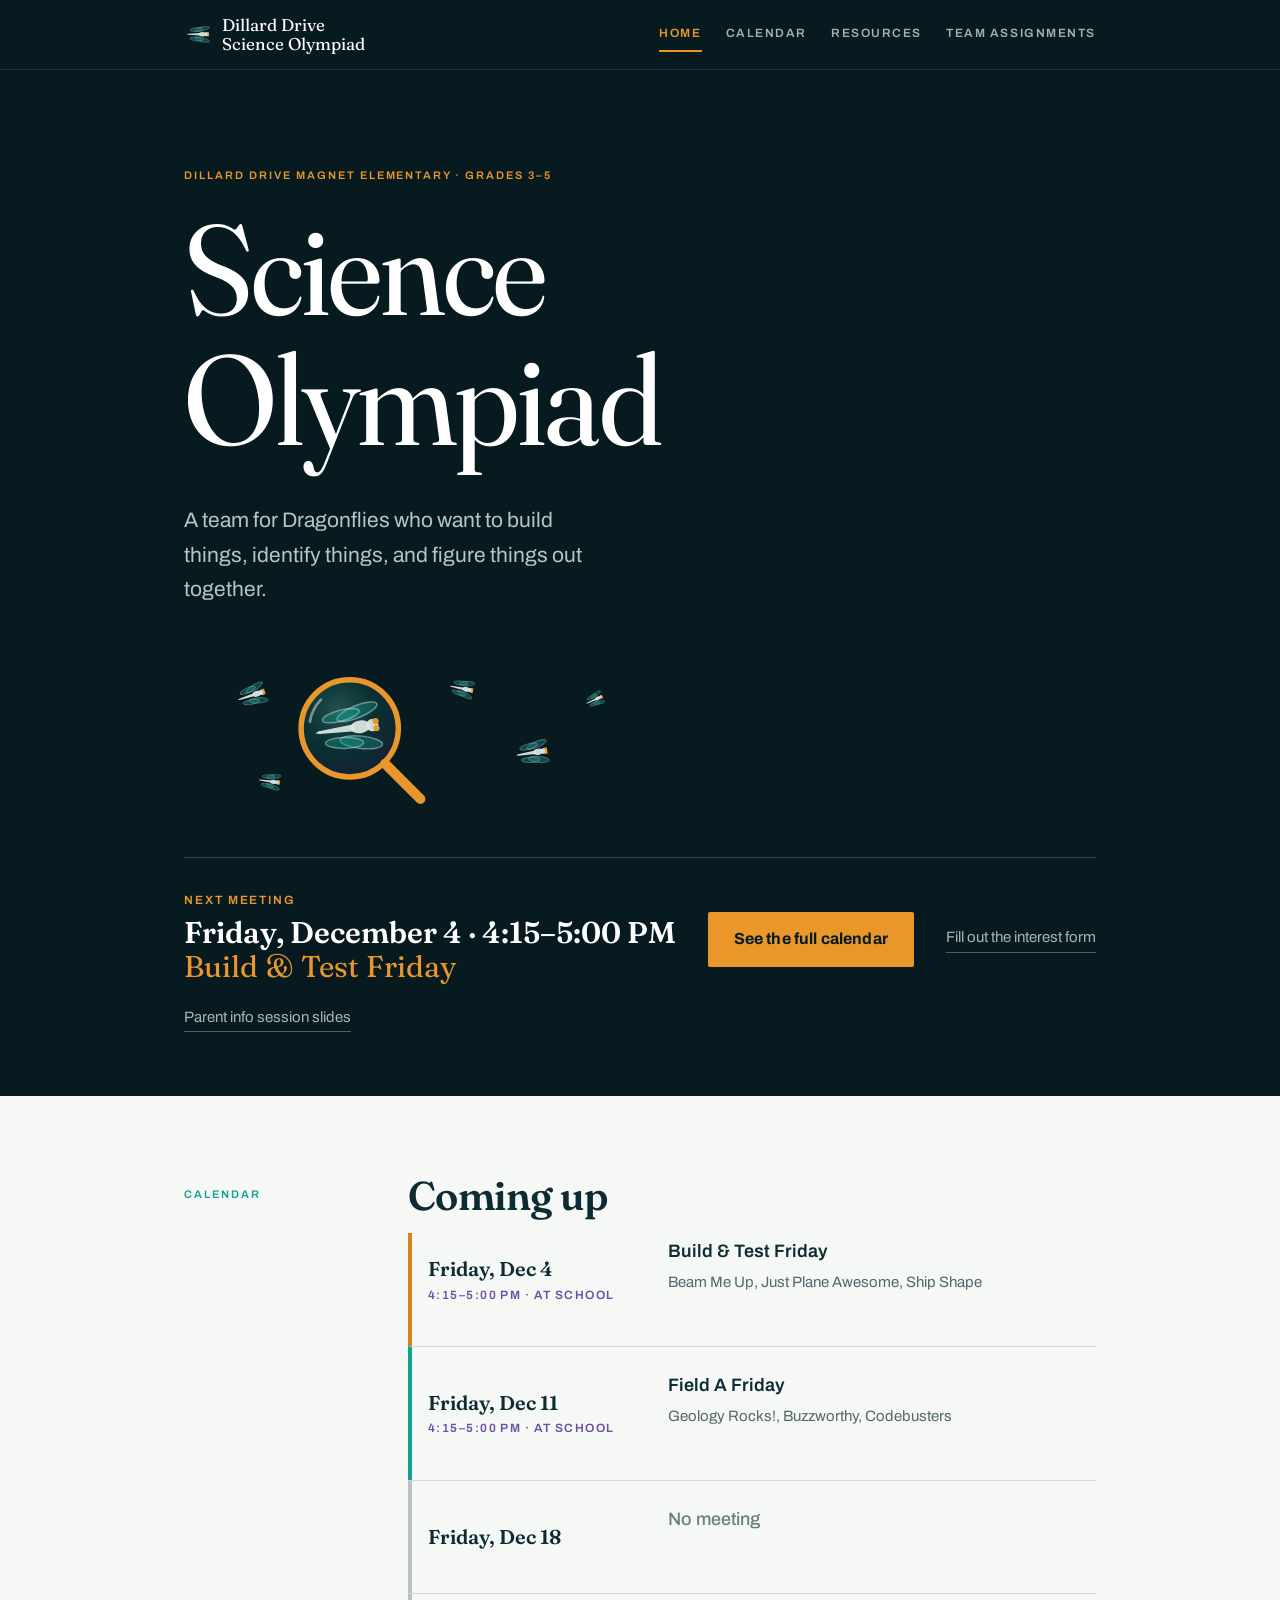
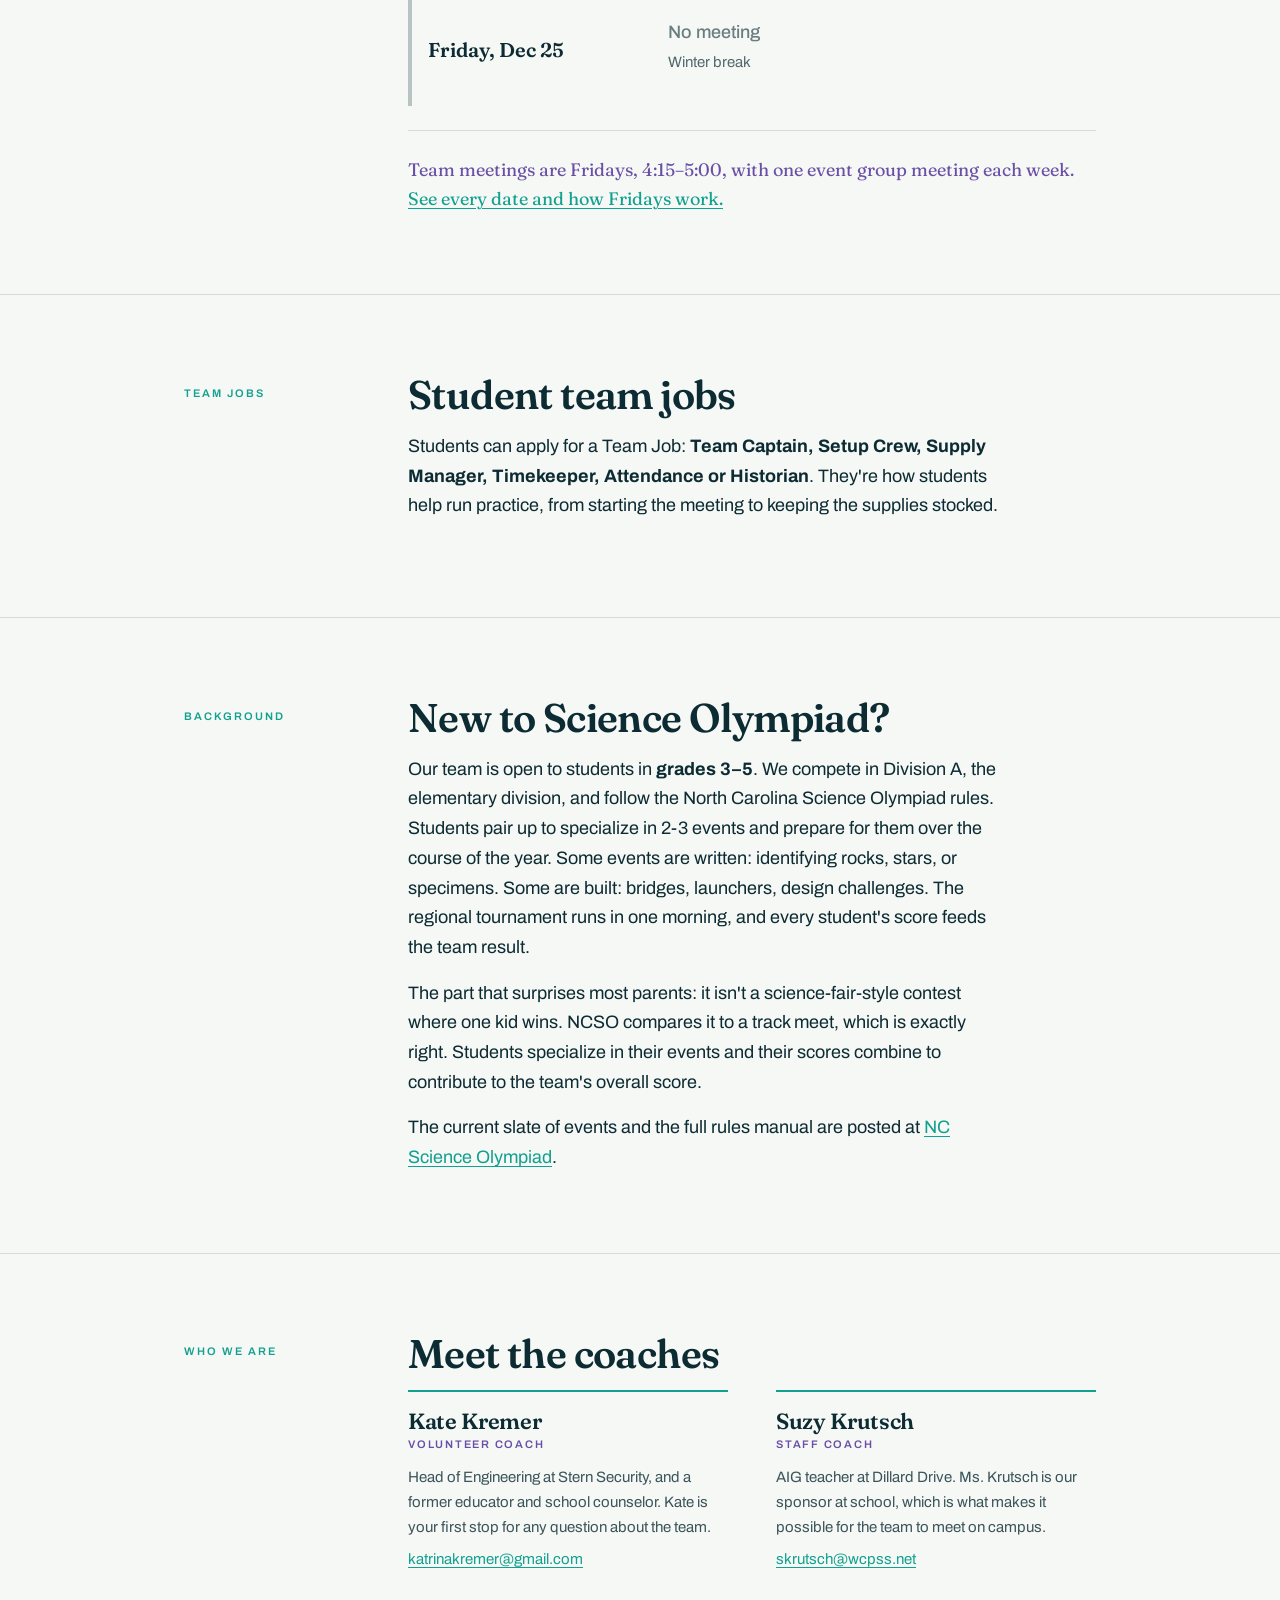
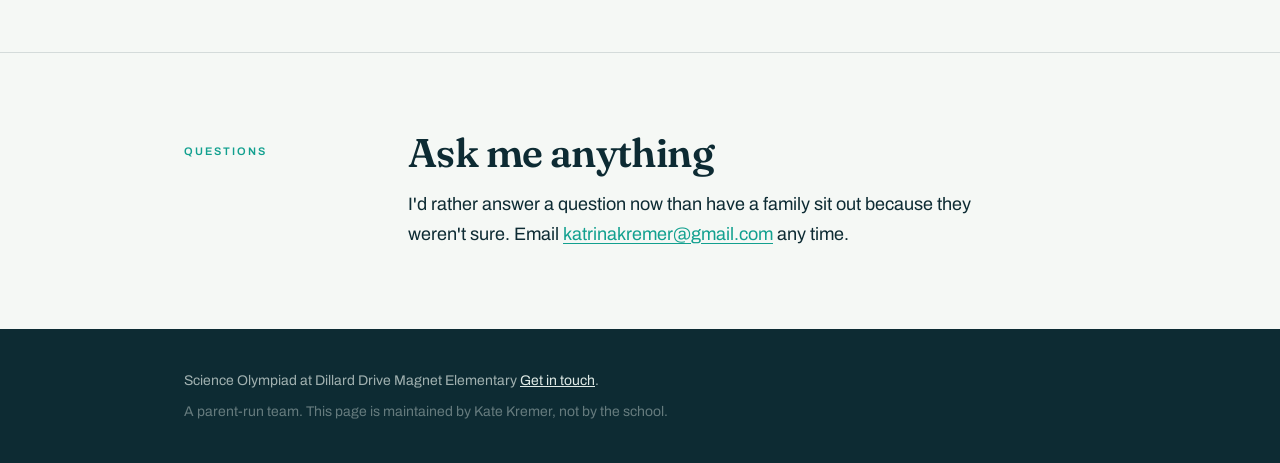
<file: index.html>
<!doctype html>
<html lang="en">
<head>
<meta charset="utf-8">
<meta name="viewport" content="width=device-width, initial-scale=1">
<title>Science Olympiad · Dillard Drive Magnet Elementary</title>
<meta name="description" content="Science Olympiad at Dillard Drive Magnet Elementary School. Team meetings are Fridays 4:15–5:00 PM; see the next meeting and upcoming dates.">

<!-- ===================================================================
     Science Olympiad · Dillard Drive Magnet Elementary
     Contact: Kate Kremer, katrinakremer@gmail.com

     WHERE TO EDIT THINGS LATER:
       Meeting dates ................ schedule.js (home + calendar read it)
       Team Job reminder ............ the "ask-note" in the <header>
       Everything else .............. plain text inside <main>
     =================================================================== -->

<link rel="preconnect" href="https://fonts.googleapis.com">
<link rel="preconnect" href="https://fonts.gstatic.com" crossorigin>
<link href="https://fonts.googleapis.com/css2?family=Archivo:wght@400;500;600;700&family=Fraunces:opsz,SOFT,WONK,wght@9..144,0..100,0..1,300..900&display=swap" rel="stylesheet">

<link rel="stylesheet" href="style.css">
</head>
<body>

<nav class="topbar">
  <div class="shell">
    <a class="brand" href="index.html">
      <svg viewBox="-18 -10 34 20" aria-hidden="true" focusable="false">
        <g class="dfly-wings">
          <ellipse class="dfly-wing" cx="4"  cy="-6.5" rx="9" ry="2.6" transform="rotate(-14 4 -6.5)"/>
          <ellipse class="dfly-wing" cx="4"  cy="6.5"  rx="9" ry="2.6" transform="rotate(14 4 6.5)"/>
          <ellipse class="dfly-wing" cx="-3" cy="-5.8" rx="8" ry="2.3" transform="rotate(-7 -3 -5.8)"/>
          <ellipse class="dfly-wing" cx="-3" cy="5.8"  rx="8" ry="2.3" transform="rotate(7 -3 5.8)"/>
        </g>
        <path class="dfly-body" d="M2,-1.5 L-13,-0.6 L-14.6,0 L-13,0.6 L2,1.5 Z"/>
        <ellipse class="dfly-body" cx="4.5" cy="0" rx="4.2" ry="2.7"/>
        <circle class="dfly-body" cx="9.6" cy="0" r="2.6"/>
        <circle class="dfly-eye" cx="11.2" cy="-1.5" r="1.3"/>
        <circle class="dfly-eye" cx="11.2" cy="1.5"  r="1.3"/>
      </svg>
      Dillard&nbsp;Drive<br>Science&nbsp;Olympiad
    </a>
    <ul class="nav">
        <li><a href="index.html" aria-current="page">Home</a></li>
        <li><a href="calendar.html">Calendar</a></li>
        <li><a href="resources.html">Resources</a></li>
        <li><a href="assignments.html">Team Assignments</a></li>
    </ul>
  </div>
</nav>

<header class="hero">
  <div class="shell">
    <p class="label">Dillard Drive Magnet Elementary · Grades 3–5</p>
    <h1>Science<br>Olympiad</h1>
    <p class="hero-lede">A team for Dragonflies who want to build things, identify things, and figure things out together.</p>

    <div class="scene-holder">
      <svg class="scene" viewBox="0 0 420 150" role="img" aria-label="Illustration of dragonflies fluttering around a magnifying glass">
        <defs>
          <radialGradient id="lensglow" cx="38%" cy="32%" r="72%">
            <stop offset="0%"   stop-color="#6FD8C9" stop-opacity=".30"/>
            <stop offset="55%"  stop-color="#12A08F" stop-opacity=".16"/>
            <stop offset="100%" stop-color="#6B4FA6" stop-opacity=".14"/>
          </radialGradient>

          <clipPath id="lensclip">
            <circle cx="150" cy="70" r="44"/>
          </clipPath>

          <!-- one dragonfly, drawn once and reused -->
          <g id="dfly">
            <g class="dfly-wings">
              <ellipse class="dfly-wing" cx="4"  cy="-6.5" rx="9" ry="2.6" transform="rotate(-14 4 -6.5)"/>
              <ellipse class="dfly-wing" cx="4"  cy="6.5"  rx="9" ry="2.6" transform="rotate(14 4 6.5)"/>
              <ellipse class="dfly-wing" cx="-3" cy="-5.8" rx="8" ry="2.3" transform="rotate(-7 -3 -5.8)"/>
              <ellipse class="dfly-wing" cx="-3" cy="5.8"  rx="8" ry="2.3" transform="rotate(7 -3 5.8)"/>
            </g>
            <path class="dfly-body" d="M2,-1.5 L-13,-0.6 L-14.6,0 L-13,0.6 L2,1.5 Z"/>
            <ellipse class="dfly-body" cx="4.5" cy="0" rx="4.2" ry="2.7"/>
            <circle class="dfly-body" cx="9.6" cy="0" r="2.6"/>
            <circle class="dfly-eye" cx="11.2" cy="-1.5" r="1.3"/>
            <circle class="dfly-eye" cx="11.2" cy="1.5"  r="1.3"/>
          </g>
        </defs>

        <!-- the magnifying glass -->
        <circle class="mg-lens" cx="150" cy="70" r="44"/>

        <g clip-path="url(#lensclip)">
          <!-- the one under observation, magnified -->
          <g transform="translate(150,70) scale(2.15) rotate(-8)">
            <g class="drift d0"><use class="flap" href="#dfly"/></g>
          </g>
        </g>

        <path class="mg-handle" d="M182,102 L214,134"/>
        <circle class="mg-rim" cx="150" cy="70" r="44"/>
        <path class="mg-glint" d="M124,44 A36,36 0 0 0 114,64"/>

        <!-- the rest, fluttering around it -->
        <g transform="translate(62,40) rotate(-18) scale(.95)">
          <g class="drift d1"><use class="flap" href="#dfly"/></g>
        </g>
        <g transform="translate(252,34) rotate(12) scale(.8)">
          <g class="drift d2"><use class="flap" href="#dfly"/></g>
        </g>
        <g transform="translate(316,92) rotate(-9) scale(1.05)">
          <g class="drift d3"><use class="flap" href="#dfly"/></g>
        </g>
        <g transform="translate(78,118) rotate(8) scale(.72)">
          <g class="drift d4"><use class="flap" href="#dfly"/></g>
        </g>
        <g transform="translate(372,44) rotate(-24) scale(.6)">
          <g class="drift d5"><use class="flap" href="#dfly"/></g>
        </g>
      </svg>
    </div>

    <div class="ask" id="next-meeting">
      <p class="ask-when"><span>Next meeting</span><b data-next="date">Friday, October 2 · 4:15–5:00 PM</b><br><em data-next="what">Field A Friday</em></p>
      <a class="btn" href="calendar.html">See the full calendar</a>
      <a class="btn-quiet" href="https://forms.gle/EhTVQ87YRkrmuYxG6">Fill out the interest form</a>
      <a class="btn-quiet" href="files/parent-info-session.pdf">Parent info session slides</a>
      <p class="ask-note" data-until="2026-10-02"><strong>Team Job applications are due Friday, Oct 2.</strong> Students can bring theirs to practice, or email it to <a href="mailto:katrinakremer@gmail.com">katrinakremer@gmail.com</a>.</p>
    </div>
  </div>
</header>

<main>

  <section class="band">
    <div class="shell split">
      <p class="label">Calendar</p>
      <div>
        <h2>Coming up</h2>
        <ul class="dates" id="upcoming" data-count="4">
          <li class="tag-fieldA">
            <p class="when">Friday, Oct 2<small>4:15–5:00 PM · At school</small></p>
            <p class="what"><strong>Field A Friday</strong><span>Geology Rocks!, Buzzworthy, Codebusters</span></p>
          </li>
        </ul>
        <p class="dates-note">Team meetings are Fridays, 4:15–5:00, with one event group meeting each week. <a href="calendar.html">See every date and how Fridays work.</a></p>
      </div>
    </div>
  </section>

  <section class="band">
    <div class="shell split">
      <p class="label">Team Jobs</p>
      <div class="prose">
        <h2>Student team jobs</h2>
        <p>Students can apply for a Team Job: <strong>Team Captain, Setup Crew, Supply Manager, Timekeeper, Attendance or Historian</strong>. They're how students help run practice, from starting the meeting to keeping the supplies stocked.</p>
        <p data-until="2026-10-02">Applications are due <strong>Friday, Oct 2</strong>. Students can bring theirs to practice, or email it to <a href="mailto:katrinakremer@gmail.com">katrinakremer@gmail.com</a>.</p>
      </div>
    </div>
  </section>

  <section class="band">
    <div class="shell split">
      <p class="label">Background</p>
      <div class="prose">
        <h2>New to Science Olympiad?</h2>
        <p>Our team is open to students in <strong>grades 3–5</strong>. We compete in Division A, the elementary division, and follow the North Carolina Science Olympiad rules. Students pair up to specialize in 2-3 events and prepare for them over the course of the year. Some events are written: identifying rocks, stars, or specimens. Some are built: bridges, launchers, design challenges. The regional tournament runs in one morning, and every student's score feeds the team result.</p>
        <p>The part that surprises most parents: it isn't a science-fair-style contest where one kid wins. NCSO compares it to a track meet, which is exactly right. Students specialize in their events and their scores combine to contribute to the team's overall score.</p>
        <p>The current slate of events and the full rules manual are posted at <a href="https://ncscienceolympiad.ncsu.edu/resources/elementary/">NC Science Olympiad</a>.</p>
      </div>
    </div>
  </section>

  <section class="band">
    <div class="shell split">
      <p class="label">Who we are</p>
      <div>
        <h2>Meet the coaches</h2>
        <ul class="people">
          <li>
            <h3>Kate Kremer</h3>
            <span class="role">Volunteer Coach</span>
            <p>Head of Engineering at Stern Security, and a former educator and school counselor. Kate is your first stop for any question about the team.</p>
            <p><a href="mailto:katrinakremer@gmail.com">katrinakremer@gmail.com</a></p>
          </li>
          <li>
            <h3>Suzy Krutsch</h3>
            <span class="role">Staff Coach</span>
            <p>AIG teacher at Dillard Drive. Ms. Krutsch is our sponsor at school, which is what makes it possible for the team to meet on campus.</p>
            <p><a href="mailto:skrutsch@wcpss.net">skrutsch@wcpss.net</a></p>
          </li>
        </ul>
      </div>
    </div>
  </section>

  <section class="band">
    <div class="shell split">
      <p class="label">Questions</p>
      <div class="prose">
        <h2>Ask me anything</h2>
        <p>I'd rather answer a question now than have a family sit out because they weren't sure. Email <a href="mailto:katrinakremer@gmail.com">katrinakremer@gmail.com</a> any time.</p>
      </div>
    </div>
  </section>

</main>

<footer class="foot">
  <div class="shell">
    <p>Science Olympiad at Dillard Drive Magnet Elementary <a href="mailto:katrinakremer@gmail.com">Get in touch</a>.</p>
    <p>A parent-run team. This page is maintained by Kate Kremer, not by the school.</p>
  </div>
</footer>

<script src="schedule.js"></script>
</body>
</html>
</file>
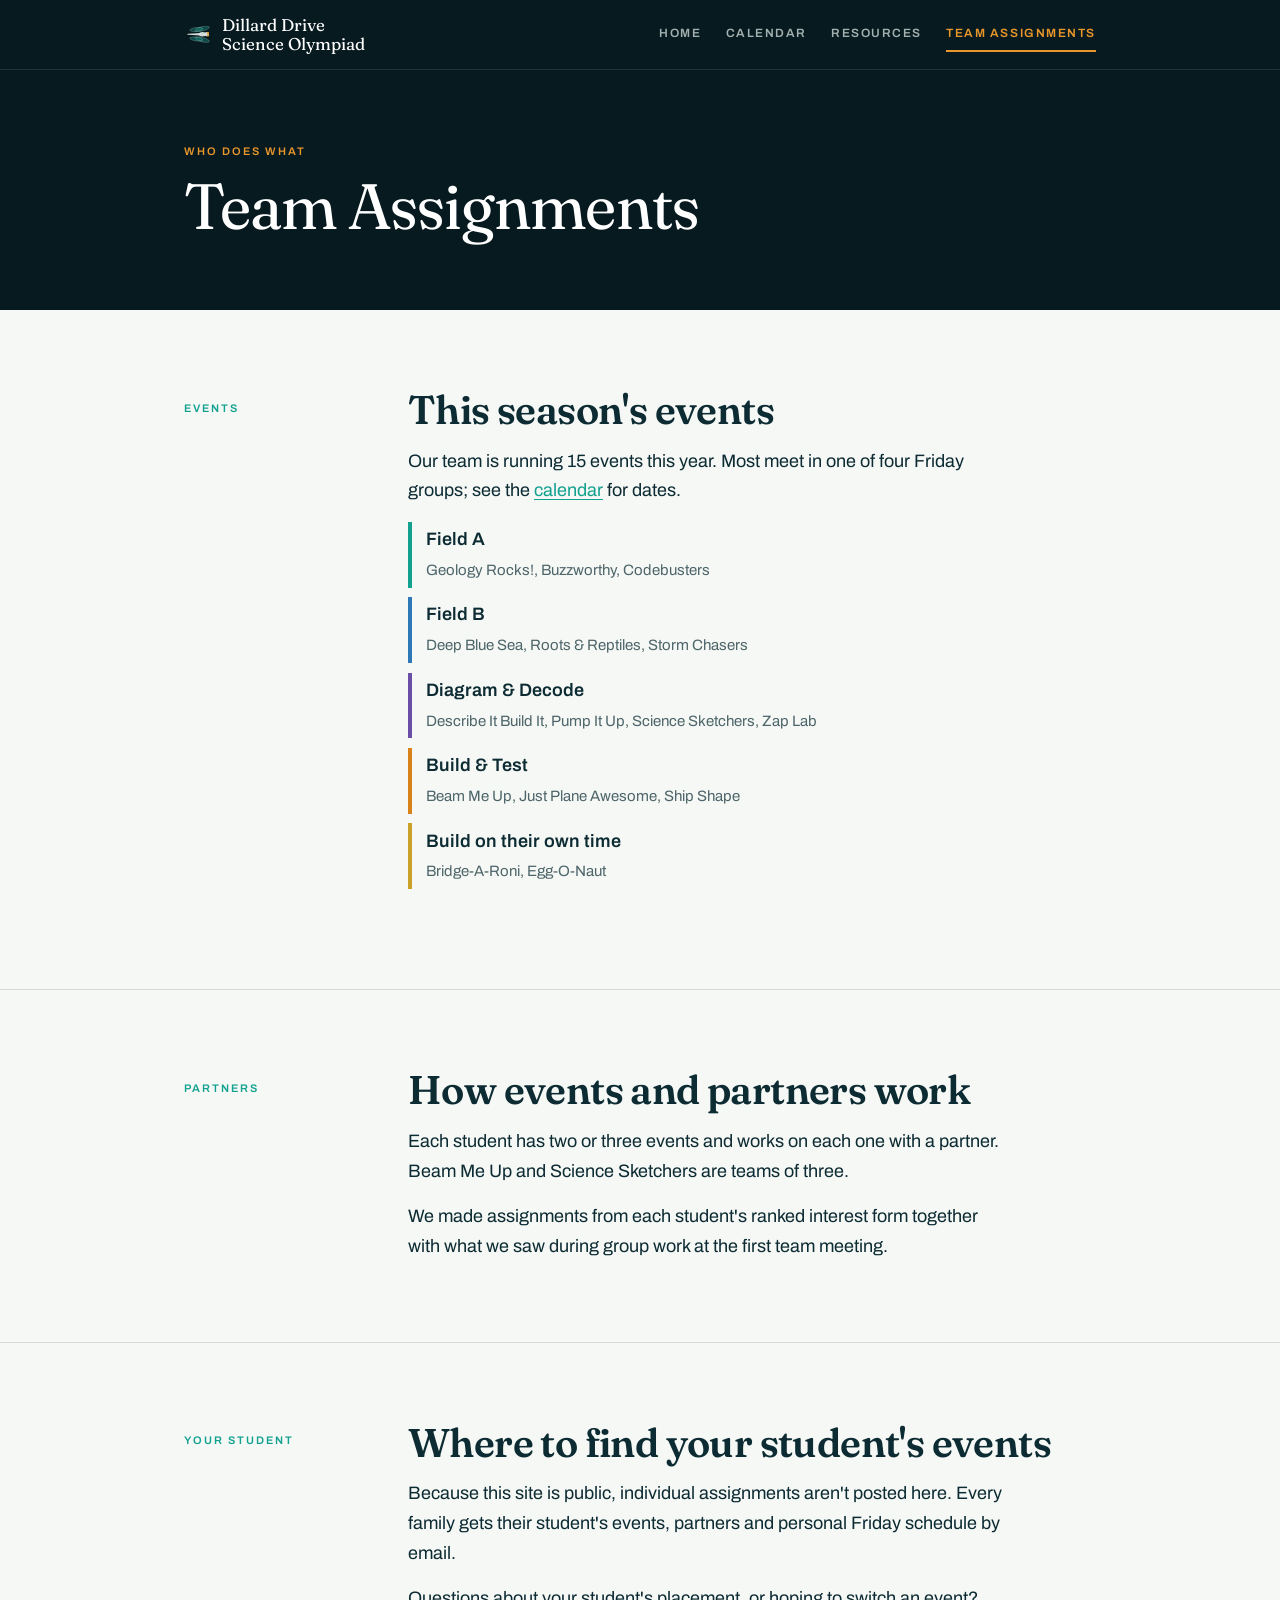
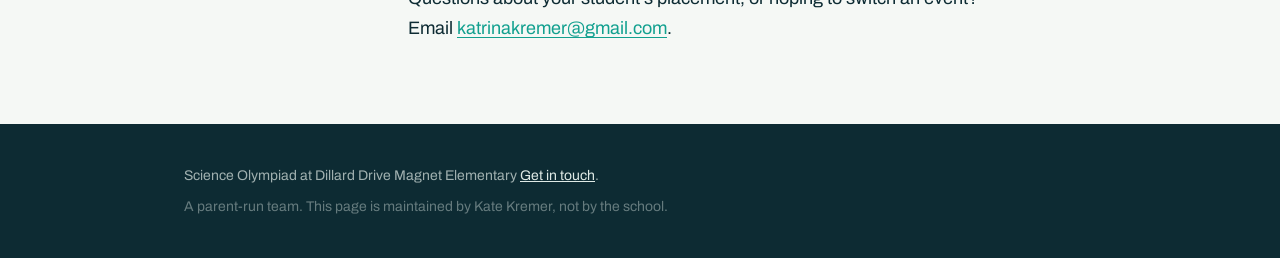
<file: assignments.html>
<!doctype html>
<html lang="en">
<head>
<meta charset="utf-8">
<meta name="viewport" content="width=device-width, initial-scale=1">
<title>Team Assignments · Science Olympiad, Dillard Drive Magnet Elementary</title>
<meta name="description" content="How Science Olympiad event assignments work at Dillard Drive Magnet Elementary.">

<link rel="preconnect" href="https://fonts.googleapis.com">
<link rel="preconnect" href="https://fonts.gstatic.com" crossorigin>
<link href="https://fonts.googleapis.com/css2?family=Archivo:wght@400;500;600;700&family=Fraunces:opsz,SOFT,WONK,wght@9..144,0..100,0..1,300..900&display=swap" rel="stylesheet">
<link rel="stylesheet" href="style.css">
</head>
<body>

<nav class="topbar">
  <div class="shell">
    <a class="brand" href="index.html">
      <svg viewBox="-18 -10 34 20" aria-hidden="true" focusable="false">
        <g class="dfly-wings">
          <ellipse class="dfly-wing" cx="4"  cy="-6.5" rx="9" ry="2.6" transform="rotate(-14 4 -6.5)"/>
          <ellipse class="dfly-wing" cx="4"  cy="6.5"  rx="9" ry="2.6" transform="rotate(14 4 6.5)"/>
          <ellipse class="dfly-wing" cx="-3" cy="-5.8" rx="8" ry="2.3" transform="rotate(-7 -3 -5.8)"/>
          <ellipse class="dfly-wing" cx="-3" cy="5.8"  rx="8" ry="2.3" transform="rotate(7 -3 5.8)"/>
        </g>
        <path class="dfly-body" d="M2,-1.5 L-13,-0.6 L-14.6,0 L-13,0.6 L2,1.5 Z"/>
        <ellipse class="dfly-body" cx="4.5" cy="0" rx="4.2" ry="2.7"/>
        <circle class="dfly-body" cx="9.6" cy="0" r="2.6"/>
        <circle class="dfly-eye" cx="11.2" cy="-1.5" r="1.3"/>
        <circle class="dfly-eye" cx="11.2" cy="1.5"  r="1.3"/>
      </svg>
      Dillard&nbsp;Drive<br>Science&nbsp;Olympiad
    </a>
    <ul class="nav">
        <li><a href="index.html">Home</a></li>
        <li><a href="calendar.html">Calendar</a></li>
        <li><a href="resources.html">Resources</a></li>
        <li><a href="assignments.html" aria-current="page">Team Assignments</a></li>
    </ul>
  </div>
</nav>

<header class="pagehead">
  <div class="shell">
    <p class="label">Who does what</p>
    <h1>Team Assignments</h1>
  </div>
</header>

<main>
  <section class="band">
    <div class="shell split">
      <p class="label">Events</p>
      <div class="prose">
        <h2>This season's events</h2>
        <p>Our team is running 15 events this year. Most meet in one of four Friday groups; see the <a href="calendar.html">calendar</a> for dates.</p>
        <ul class="groups">
          <li class="tag-fieldA"><strong>Field A</strong><span>Geology Rocks!, Buzzworthy, Codebusters</span></li>
          <li class="tag-fieldB"><strong>Field B</strong><span>Deep Blue Sea, Roots &amp; Reptiles, Storm Chasers</span></li>
          <li class="tag-decode"><strong>Diagram &amp; Decode</strong><span>Describe It Build It, Pump It Up, Science Sketchers, Zap Lab</span></li>
          <li class="tag-build"><strong>Build &amp; Test</strong><span>Beam Me Up, Just Plane Awesome, Ship Shape</span></li>
          <li class="tag-special"><strong>Build on their own time</strong><span>Bridge-A-Roni, Egg-O-Naut</span></li>
        </ul>
      </div>
    </div>
  </section>

  <section class="band">
    <div class="shell split">
      <p class="label">Partners</p>
      <div class="prose">
        <h2>How events and partners work</h2>
        <p>Each student has two or three events and works on each one with a partner. Beam Me Up and Science Sketchers are teams of three.</p>
        <p>We made assignments from each student's ranked interest form together with what we saw during group work at the first team meeting.</p>
      </div>
    </div>
  </section>

  <section class="band">
    <div class="shell split">
      <p class="label">Your student</p>
      <div class="prose">
        <h2>Where to find your student's events</h2>
        <p>Because this site is public, individual assignments aren't posted here. Every family gets their student's events, partners and personal Friday schedule by email.</p>
        <p>Questions about your student's placement, or hoping to switch an event? Email <a href="mailto:katrinakremer@gmail.com">katrinakremer@gmail.com</a>.</p>
      </div>
    </div>
  </section>
</main>

<footer class="foot">
  <div class="shell">
    <p>Science Olympiad at Dillard Drive Magnet Elementary <a href="mailto:katrinakremer@gmail.com">Get in touch</a>.</p>
    <p>A parent-run team. This page is maintained by Kate Kremer, not by the school.</p>
  </div>
</footer>

</body>
</html>
</file>
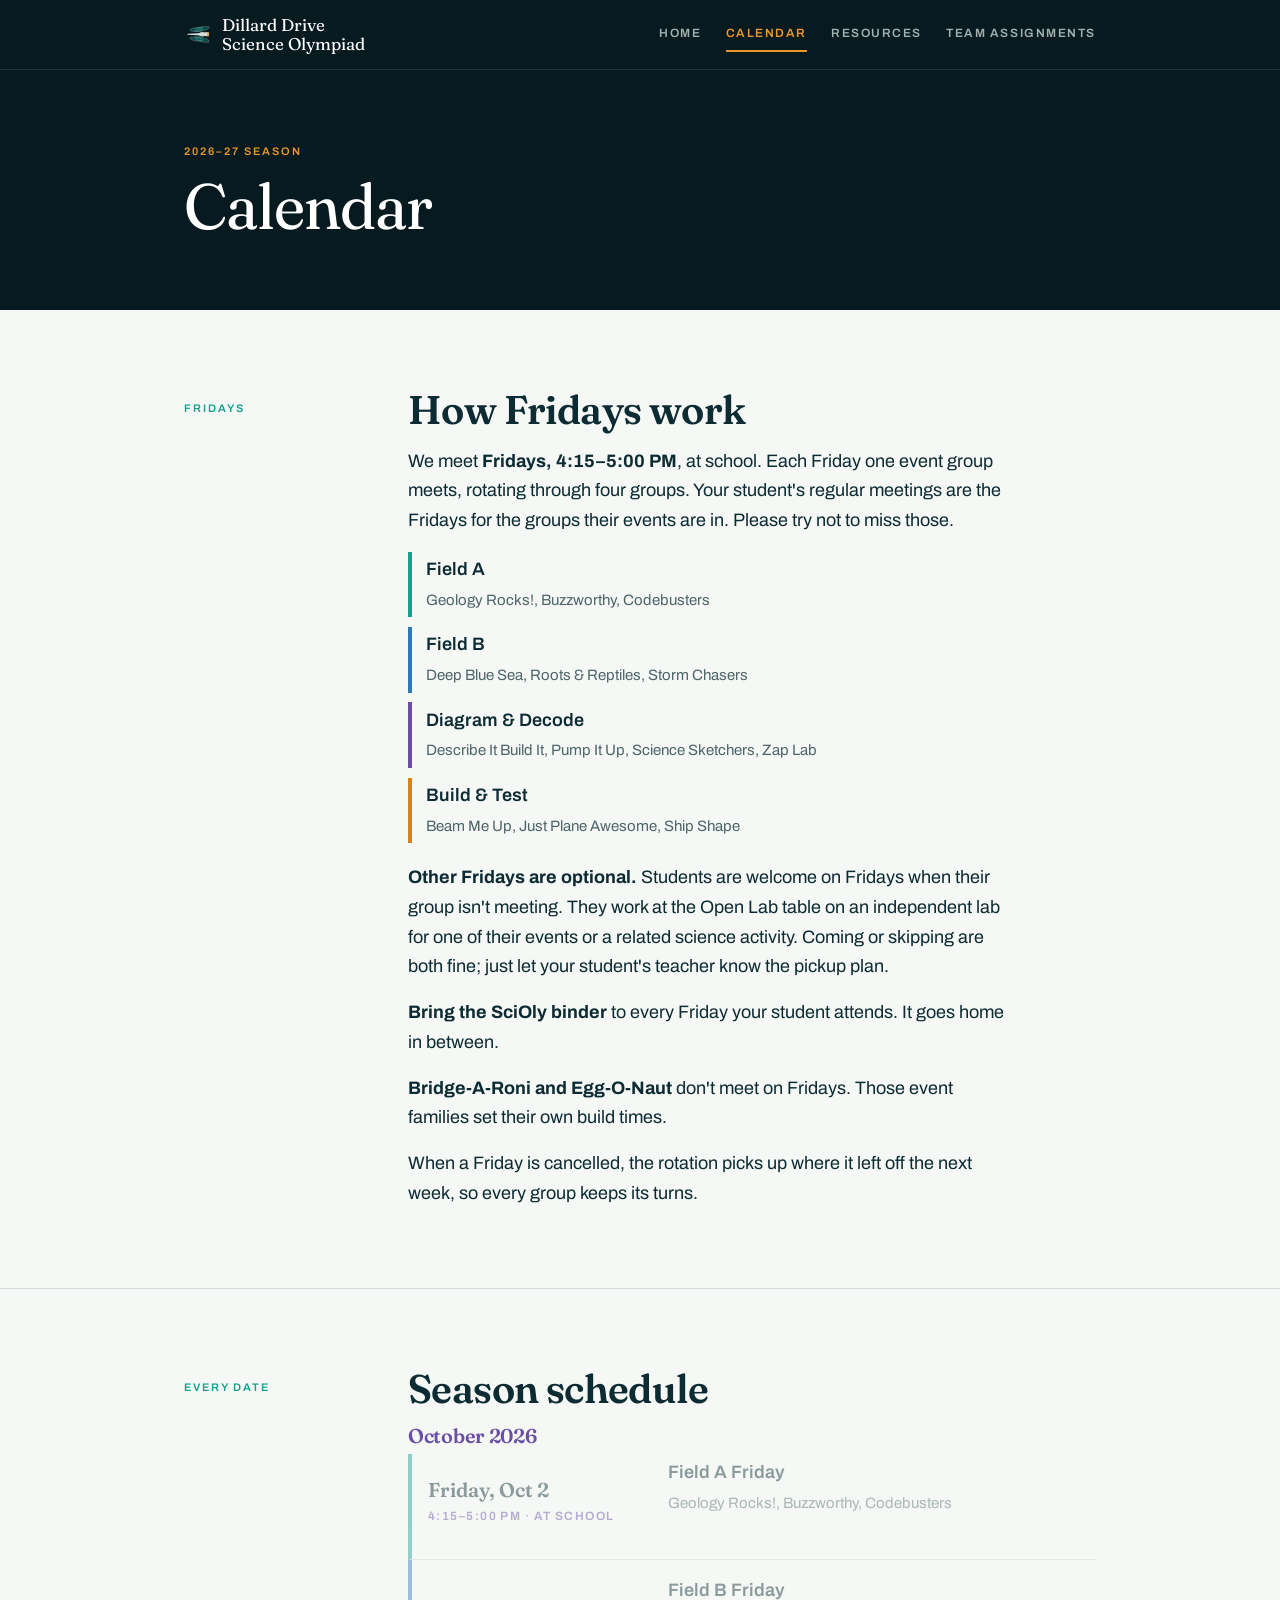
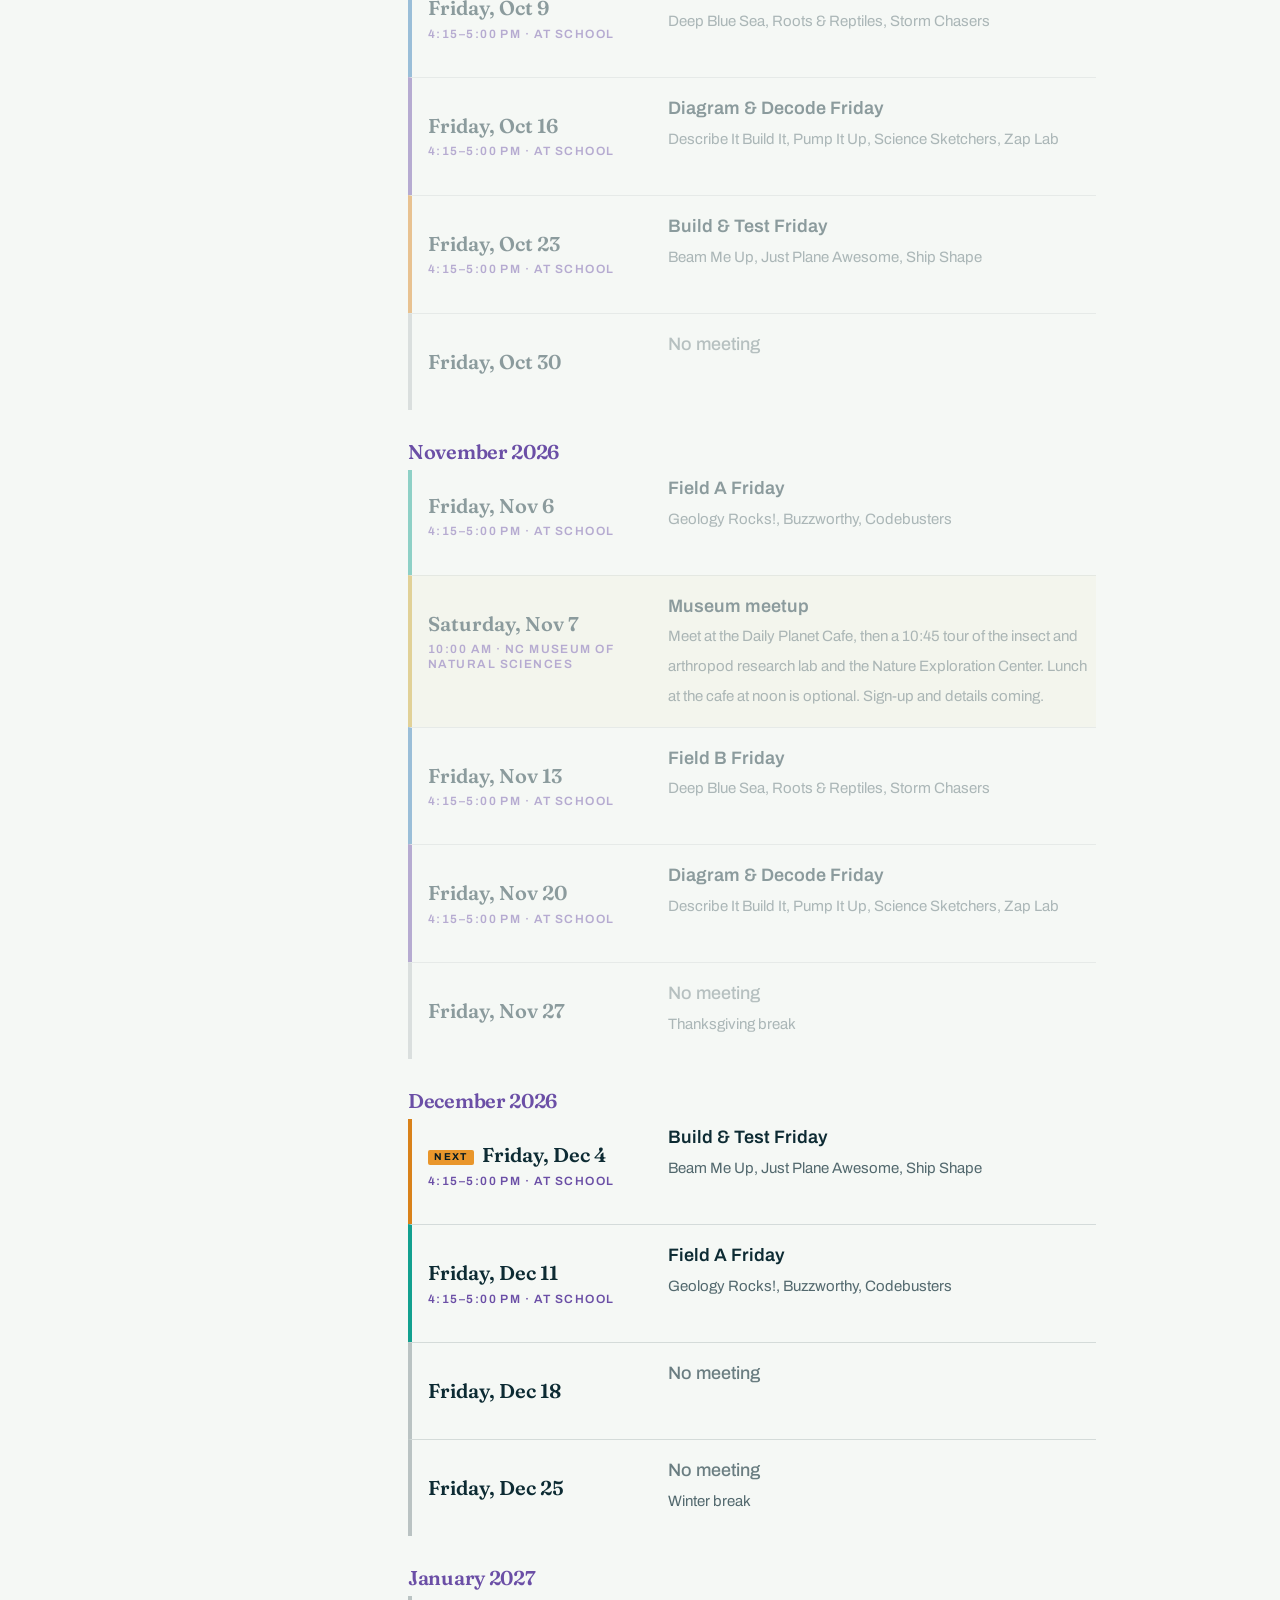
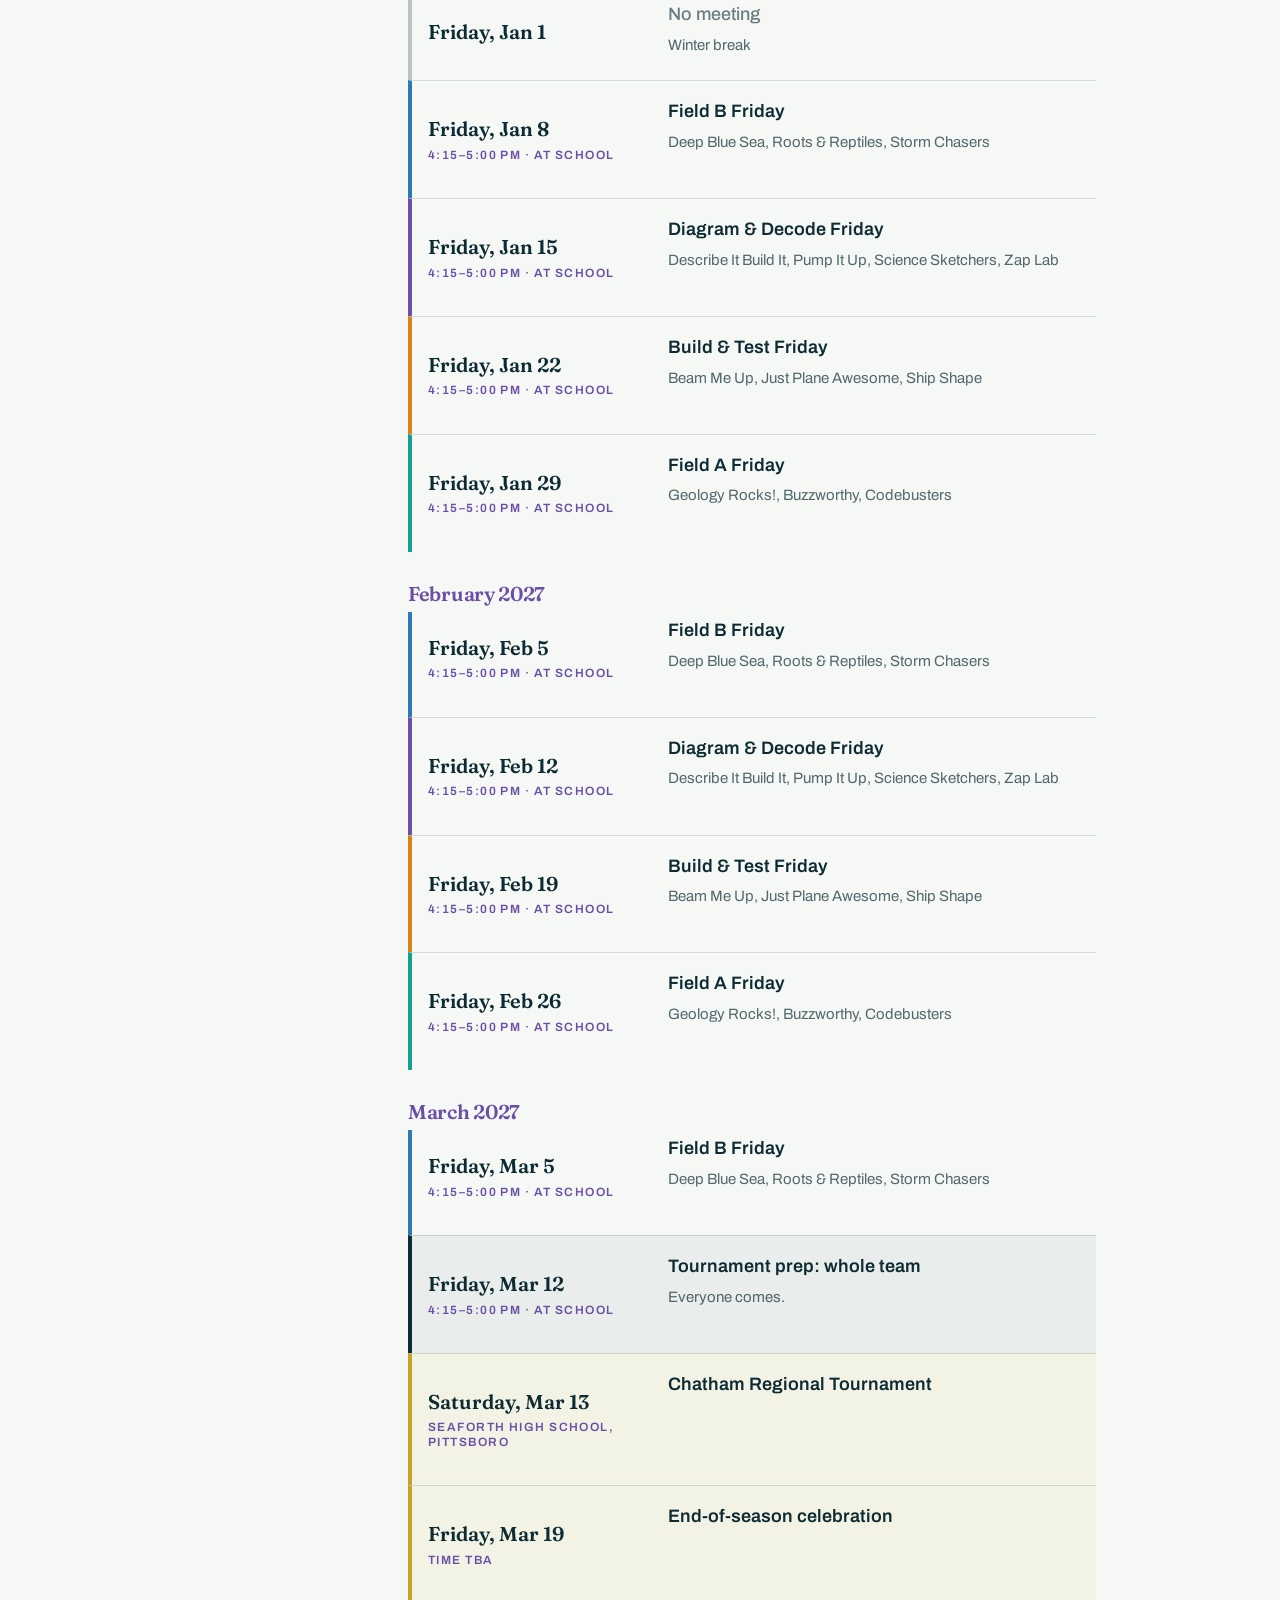
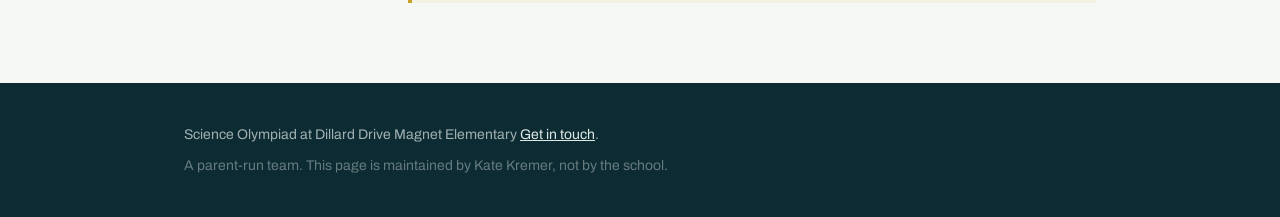
<file: calendar.html>
<!doctype html>
<html lang="en">
<head>
<meta charset="utf-8">
<meta name="viewport" content="width=device-width, initial-scale=1">
<title>Calendar · Science Olympiad, Dillard Drive Magnet Elementary</title>
<meta name="description" content="Every 2026–27 meeting date, which event group meets each Friday, and the regional tournament date for Science Olympiad at Dillard Drive Magnet Elementary.">

<link rel="preconnect" href="https://fonts.googleapis.com">
<link rel="preconnect" href="https://fonts.gstatic.com" crossorigin>
<link href="https://fonts.googleapis.com/css2?family=Archivo:wght@400;500;600;700&family=Fraunces:opsz,SOFT,WONK,wght@9..144,0..100,0..1,300..900&display=swap" rel="stylesheet">
<link rel="stylesheet" href="style.css">
</head>
<body>

<nav class="topbar">
  <div class="shell">
    <a class="brand" href="index.html">
      <svg viewBox="-18 -10 34 20" aria-hidden="true" focusable="false">
        <g class="dfly-wings">
          <ellipse class="dfly-wing" cx="4"  cy="-6.5" rx="9" ry="2.6" transform="rotate(-14 4 -6.5)"/>
          <ellipse class="dfly-wing" cx="4"  cy="6.5"  rx="9" ry="2.6" transform="rotate(14 4 6.5)"/>
          <ellipse class="dfly-wing" cx="-3" cy="-5.8" rx="8" ry="2.3" transform="rotate(-7 -3 -5.8)"/>
          <ellipse class="dfly-wing" cx="-3" cy="5.8"  rx="8" ry="2.3" transform="rotate(7 -3 5.8)"/>
        </g>
        <path class="dfly-body" d="M2,-1.5 L-13,-0.6 L-14.6,0 L-13,0.6 L2,1.5 Z"/>
        <ellipse class="dfly-body" cx="4.5" cy="0" rx="4.2" ry="2.7"/>
        <circle class="dfly-body" cx="9.6" cy="0" r="2.6"/>
        <circle class="dfly-eye" cx="11.2" cy="-1.5" r="1.3"/>
        <circle class="dfly-eye" cx="11.2" cy="1.5"  r="1.3"/>
      </svg>
      Dillard&nbsp;Drive<br>Science&nbsp;Olympiad
    </a>
    <ul class="nav">
        <li><a href="index.html">Home</a></li>
        <li><a href="calendar.html" aria-current="page">Calendar</a></li>
        <li><a href="resources.html">Resources</a></li>
        <li><a href="assignments.html">Team Assignments</a></li>
    </ul>
  </div>
</nav>

<header class="pagehead">
  <div class="shell">
    <p class="label">2026–27 season</p>
    <h1>Calendar</h1>
  </div>
</header>

<main>
  <section class="band">
    <div class="shell split">
      <p class="label">Fridays</p>
      <div class="prose">
        <h2>How Fridays work</h2>
        <p>We meet <strong>Fridays, 4:15–5:00 PM</strong>, at school. Each Friday one event group meets, rotating through four groups. Your student's regular meetings are the Fridays for the groups their events are in. Please try not to miss those.</p>
        <ul class="groups">
          <li class="tag-fieldA"><strong>Field A</strong><span>Geology Rocks!, Buzzworthy, Codebusters</span></li>
          <li class="tag-fieldB"><strong>Field B</strong><span>Deep Blue Sea, Roots &amp; Reptiles, Storm Chasers</span></li>
          <li class="tag-decode"><strong>Diagram &amp; Decode</strong><span>Describe It Build It, Pump It Up, Science Sketchers, Zap Lab</span></li>
          <li class="tag-build"><strong>Build &amp; Test</strong><span>Beam Me Up, Just Plane Awesome, Ship Shape</span></li>
        </ul>
        <p><strong>Other Fridays are optional.</strong> Students are welcome on Fridays when their group isn't meeting. They work at the Open Lab table on an independent lab for one of their events or a related science activity. Coming or skipping are both fine; just let your student's teacher know the pickup plan.</p>
        <p><strong>Bring the SciOly binder</strong> to every Friday your student attends. It goes home in between.</p>
        <p><strong>Bridge-A-Roni and Egg-O-Naut</strong> don't meet on Fridays. Those event families set their own build times.</p>
        <p>When a Friday is cancelled, the rotation picks up where it left off the next week, so every group keeps its turns.</p>
      </div>
    </div>
  </section>

  <section class="band">
    <div class="shell split">
      <p class="label">Every date</p>
      <div>
        <h2>Season schedule</h2>
        <div id="all-dates" class="all-dates">
          <noscript><p>Turn on JavaScript to see the full list of dates, or email <a href="mailto:katrinakremer@gmail.com">katrinakremer@gmail.com</a> for a copy of the calendar.</p></noscript>
        </div>
      </div>
    </div>
  </section>
</main>

<footer class="foot">
  <div class="shell">
    <p>Science Olympiad at Dillard Drive Magnet Elementary <a href="mailto:katrinakremer@gmail.com">Get in touch</a>.</p>
    <p>A parent-run team. This page is maintained by Kate Kremer, not by the school.</p>
  </div>
</footer>

<script src="schedule.js"></script>
</body>
</html>
</file>
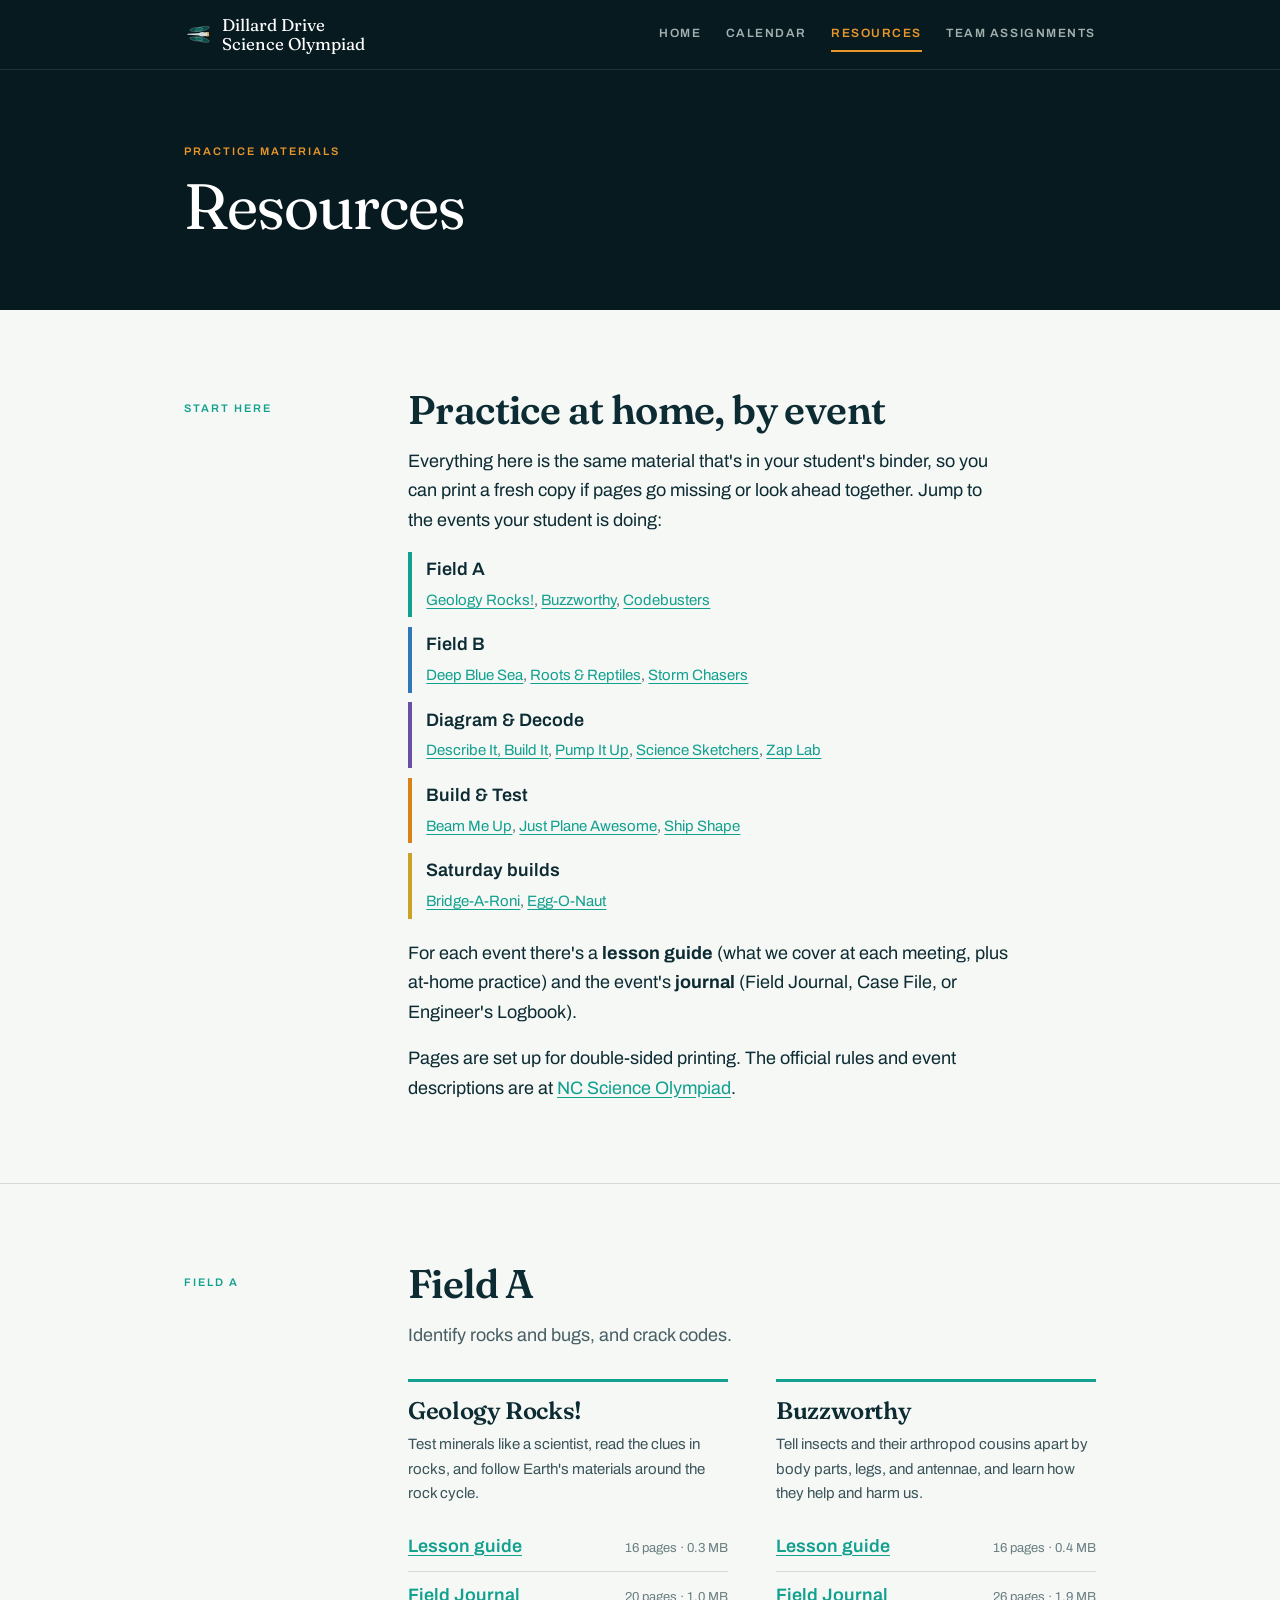
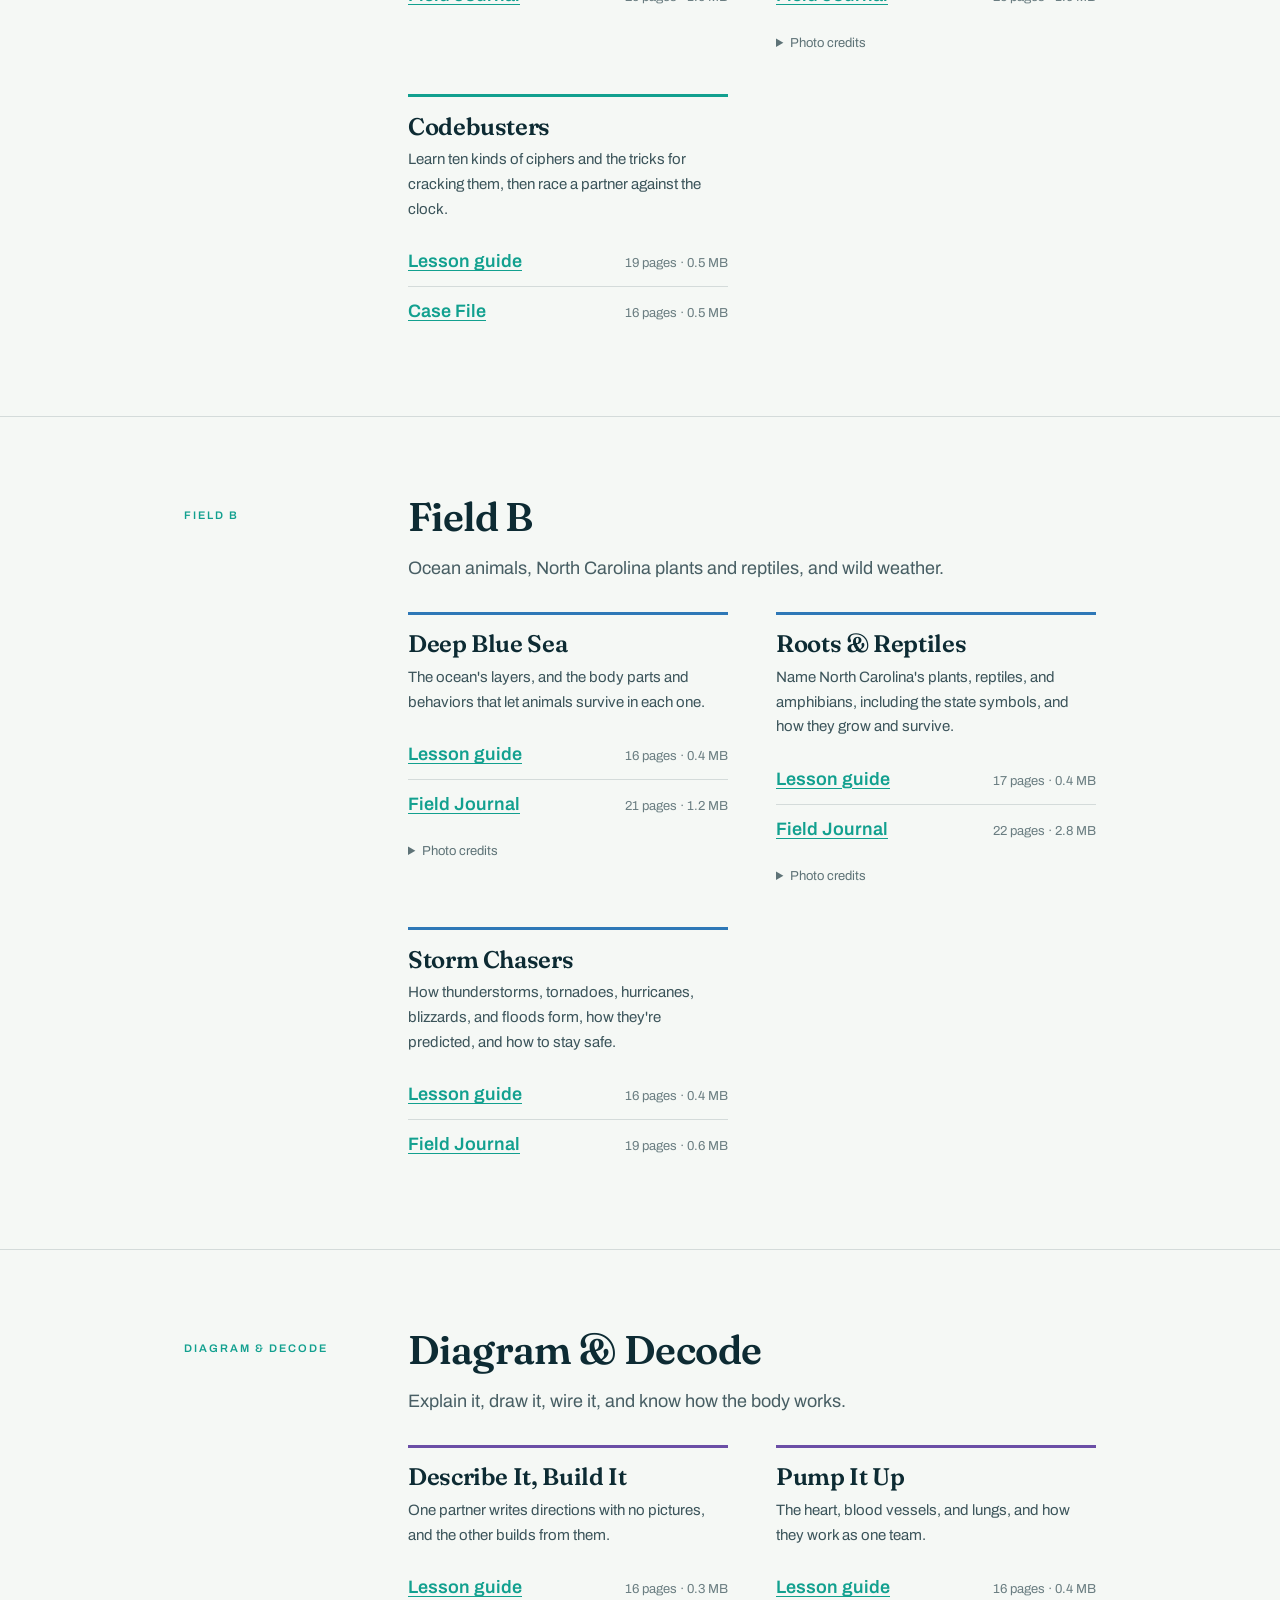
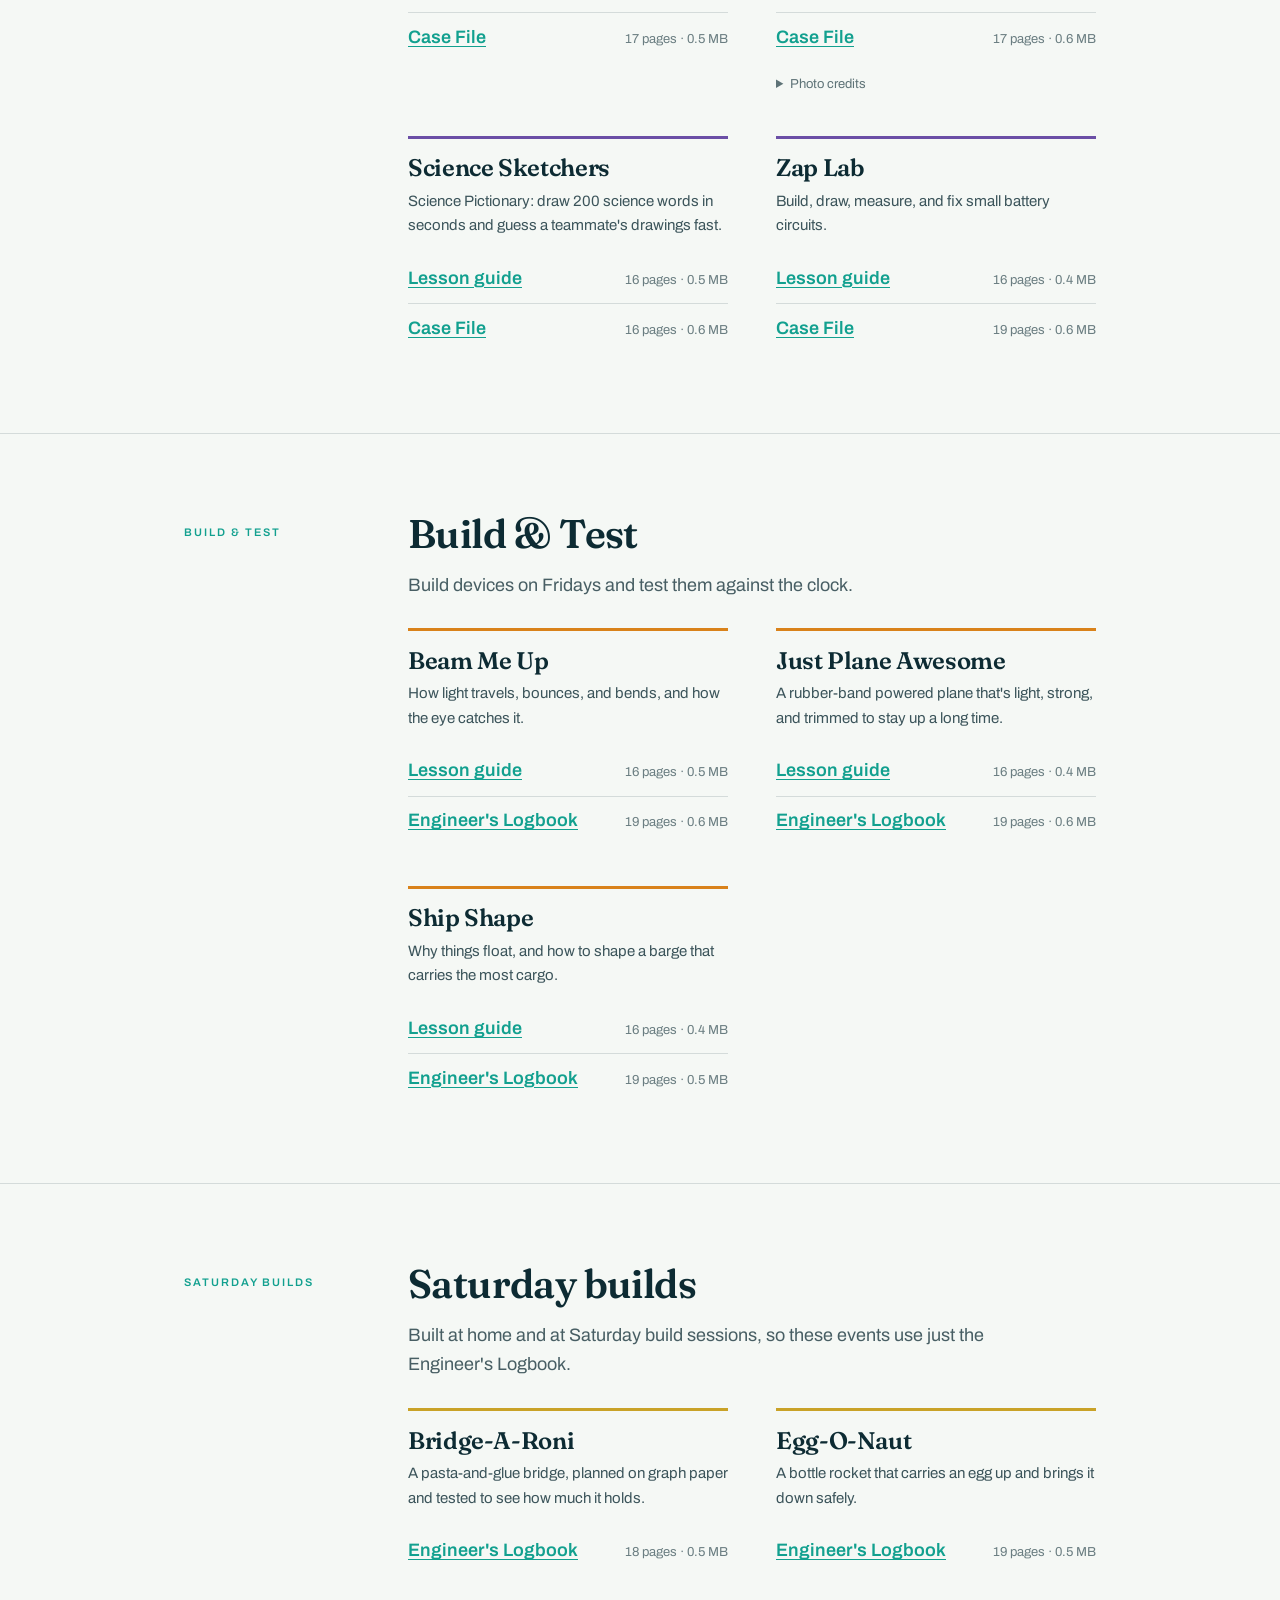
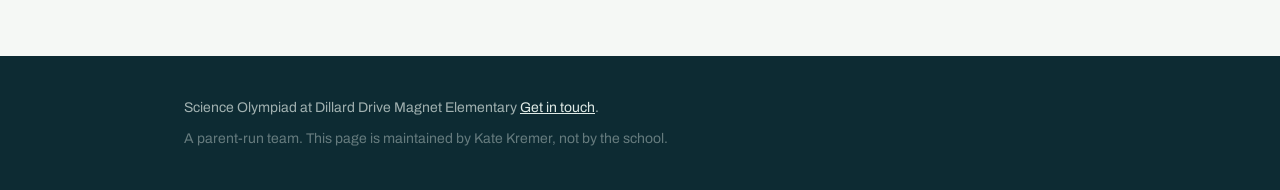
<file: resources.html>
<!doctype html>
<html lang="en">
<head>
<meta charset="utf-8">
<meta name="viewport" content="width=device-width, initial-scale=1">
<title>Resources · Science Olympiad, Dillard Drive Magnet Elementary</title>
<meta name="description" content="Lesson guides and journals for each Science Olympiad event at Dillard Drive Magnet Elementary.">

<link rel="preconnect" href="https://fonts.googleapis.com">
<link rel="preconnect" href="https://fonts.gstatic.com" crossorigin>
<link href="https://fonts.googleapis.com/css2?family=Archivo:wght@400;500;600;700&family=Fraunces:opsz,SOFT,WONK,wght@9..144,0..100,0..1,300..900&display=swap" rel="stylesheet">
<link rel="stylesheet" href="style.css">
</head>
<body>

<nav class="topbar">
  <div class="shell">
    <a class="brand" href="index.html">
      <svg viewBox="-18 -10 34 20" aria-hidden="true" focusable="false">
        <g class="dfly-wings">
          <ellipse class="dfly-wing" cx="4"  cy="-6.5" rx="9" ry="2.6" transform="rotate(-14 4 -6.5)"/>
          <ellipse class="dfly-wing" cx="4"  cy="6.5"  rx="9" ry="2.6" transform="rotate(14 4 6.5)"/>
          <ellipse class="dfly-wing" cx="-3" cy="-5.8" rx="8" ry="2.3" transform="rotate(-7 -3 -5.8)"/>
          <ellipse class="dfly-wing" cx="-3" cy="5.8"  rx="8" ry="2.3" transform="rotate(7 -3 5.8)"/>
        </g>
        <path class="dfly-body" d="M2,-1.5 L-13,-0.6 L-14.6,0 L-13,0.6 L2,1.5 Z"/>
        <ellipse class="dfly-body" cx="4.5" cy="0" rx="4.2" ry="2.7"/>
        <circle class="dfly-body" cx="9.6" cy="0" r="2.6"/>
        <circle class="dfly-eye" cx="11.2" cy="-1.5" r="1.3"/>
        <circle class="dfly-eye" cx="11.2" cy="1.5"  r="1.3"/>
      </svg>
      Dillard&nbsp;Drive<br>Science&nbsp;Olympiad
    </a>
    <ul class="nav">
        <li><a href="index.html">Home</a></li>
        <li><a href="calendar.html">Calendar</a></li>
        <li><a href="resources.html" aria-current="page">Resources</a></li>
        <li><a href="assignments.html">Team Assignments</a></li>
    </ul>
  </div>
</nav>

<header class="pagehead">
  <div class="shell">
    <p class="label">Practice materials</p>
    <h1>Resources</h1>
  </div>
</header>

<main>
  <section class="band">
    <div class="shell split">
      <p class="label">Start here</p>
      <div class="prose">
        <h2>Practice at home, by event</h2>
        <p>Everything here is the same material that's in your student's binder, so you can print a fresh copy if pages go missing or look ahead together. Jump to the events your student is doing:</p>
        <ul class="groups">
          <li class="tag-fieldA"><strong>Field A</strong><span><a href="#geology-rocks">Geology Rocks!</a>, <a href="#buzzworthy">Buzzworthy</a>, <a href="#codebusters">Codebusters</a></span></li>
          <li class="tag-fieldB"><strong>Field B</strong><span><a href="#deep-blue-sea">Deep Blue Sea</a>, <a href="#roots-reptiles">Roots &amp; Reptiles</a>, <a href="#storm-chasers">Storm Chasers</a></span></li>
          <li class="tag-decode"><strong>Diagram &amp; Decode</strong><span><a href="#describe-it-build-it">Describe It, Build It</a>, <a href="#pump-it-up">Pump It Up</a>, <a href="#science-sketchers">Science Sketchers</a>, <a href="#zap-lab">Zap Lab</a></span></li>
          <li class="tag-build"><strong>Build &amp; Test</strong><span><a href="#beam-me-up">Beam Me Up</a>, <a href="#just-plane-awesome">Just Plane Awesome</a>, <a href="#ship-shape">Ship Shape</a></span></li>
          <li class="tag-special"><strong>Saturday builds</strong><span><a href="#bridge-a-roni">Bridge-A-Roni</a>, <a href="#egg-o-naut">Egg-O-Naut</a></span></li>
        </ul>
        <p>For each event there's a <strong>lesson guide</strong> (what we cover at each meeting, plus at-home practice) and the event's <strong>journal</strong> (Field Journal, Case File, or Engineer's Logbook).</p>
        <p>Pages are set up for double-sided printing. The official rules and event descriptions are at <a href="https://ncscienceolympiad.ncsu.edu/resources/elementary/">NC Science Olympiad</a>.</p>
      </div>
    </div>
  </section>

  <section class="band">
    <div class="shell split">
      <p class="label">Field A</p>
      <div>
        <h2>Field A</h2>
        <p class="group-lede">Identify rocks and bugs, and crack codes.</p>
        <div class="events">
        <article class="event tag-fieldA" id="geology-rocks">
          <h3>Geology Rocks!</h3>
          <p>Test minerals like a scientist, read the clues in rocks, and follow Earth's materials around the rock cycle.</p>
          <ul class="downloads">
            <li><a href="files/resources/geology-rocks/lesson-guide.pdf"><strong>Lesson guide</strong><span>16 pages · 0.3 MB</span></a></li>
            <li><a href="files/resources/geology-rocks/journal.pdf"><strong>Field Journal</strong><span>20 pages · 1.0 MB</span></a></li>
          </ul>
        </article>
        <article class="event tag-fieldA" id="buzzworthy">
          <h3>Buzzworthy</h3>
          <p>Tell insects and their arthropod cousins apart by body parts, legs, and antennae, and learn how they help and harm us.</p>
          <ul class="downloads">
            <li><a href="files/resources/buzzworthy/lesson-guide.pdf"><strong>Lesson guide</strong><span>16 pages · 0.4 MB</span></a></li>
            <li><a href="files/resources/buzzworthy/journal.pdf"><strong>Field Journal</strong><span>26 pages · 1.9 MB</span></a></li>
          </ul>
          <details class="credits">
            <summary>Photo credits</summary>
            <ul>
              <li>alexis_orion, iNaturalist, CC-BY</li>
              <li>allisonsuber, iNaturalist, CC-BY-NC</li>
              <li>annainok, iNaturalist, CC-BY-NC</li>
              <li>bbunny, iNaturalist, CC-BY-NC</li>
              <li>berkshirenaturalist, iNaturalist, CC-BY-NC-ND</li>
              <li>bobreed, iNaturalist, CC-BY-NC</li>
              <li>bryanjbd, iNaturalist, CC-BY-NC-ND</li>
              <li>cedricmondy, iNaturalist, CC-BY-NC</li>
              <li>cullen, iNaturalist, CC-BY-NC</li>
              <li>curiousnomad, iNaturalist, CC-BY-NC</li>
              <li>dan_macneal, iNaturalist, CC-BY</li>
              <li>datadan, iNaturalist, CC-BY</li>
              <li>dbmcc09, iNaturalist, CC-BY</li>
              <li>diohio1, iNaturalist, CC-BY-NC-SA</li>
              <li>eickwort, iNaturalist, CC-BY-NC</li>
              <li>ellen5, iNaturalist, CC-BY-NC</li>
              <li>enkeleda, iNaturalist, CC-BY-NC</li>
              <li>feistyone, iNaturalist, CC-BY</li>
              <li>glmory, iNaturalist, CC0</li>
              <li>gyrrlfalcon, iNaturalist, CC-BY-NC</li>
              <li>haileyleroy2003, iNaturalist, CC-BY</li>
              <li>hitmewithyourmesomphix, iNaturalist, CC-BY-NC</li>
              <li>humanbyweight, iNaturalist, CC-BY-SA</li>
              <li>ibarzabal_j, iNaturalist, CC-BY-NC</li>
              <li>j001, iNaturalist, CC-BY-NC-ND</li>
              <li>j_appleget, iNaturalist, CC-BY-NC</li>
              <li>jamesjbond, iNaturalist, CC-BY-NC</li>
              <li>janmary999, iNaturalist, CC-BY-NC</li>
              <li>jasondombroskie, iNaturalist, CC-BY-NC</li>
              <li>jon_sullivan, iNaturalist, CC-BY</li>
              <li>kschnei, iNaturalist, CC-BY-NC</li>
              <li>lfelliott, iNaturalist, CC-BY-NC-SA</li>
              <li>lizegreenieza, iNaturalist, CC-BY-NC-ND</li>
              <li>macfoto, iNaturalist, CC-BY-NC</li>
              <li>mario_vega, iNaturalist, CC-BY-NC</li>
              <li>mchlfx, iNaturalist, CC-BY</li>
              <li>molanic, iNaturalist, CC-BY-NC</li>
              <li>musicwolf, iNaturalist, CC-BY-NC</li>
              <li>naturewatchwidow, iNaturalist, CC-BY</li>
              <li>novapatch, iNaturalist, CC-BY-SA</li>
              <li>owenstrickland, iNaturalist, CC-BY-NC</li>
              <li>prokhozhyj, iNaturalist, CC-BY</li>
              <li>sandralamberts, iNaturalist, CC-BY-NC</li>
              <li>sea-kangaroo, iNaturalist, CC-BY-NC-ND</li>
              <li>sebastiancaraballo, iNaturalist, CC-BY-NC</li>
              <li>sheliahargis, iNaturalist, CC-BY-NC</li>
              <li>susanelliott, iNaturalist, CC-BY-NC</li>
              <li>thehaplesshiker, iNaturalist, CC-BY-NC</li>
              <li>thomas2904, iNaturalist, CC-BY-NC</li>
              <li>thomasbarbin, iNaturalist, CC-BY-NC</li>
              <li>timbir5, iNaturalist, CC-BY-NC</li>
              <li>tkoffel, iNaturalist, CC-BY-NC</li>
              <li>vo_b_907, iNaturalist, CC-BY-NC</li>
              <li>vuk, iNaturalist, CC-BY-NC</li>
              <li>waimeamiddleschool, iNaturalist, CC-BY-NC</li>
              <li>xizitro33, iNaturalist, CC-BY-NC</li>
              <li>xpda, iNaturalist, CC-BY-SA</li>
            </ul>
          </details>
        </article>
        <article class="event tag-fieldA" id="codebusters">
          <h3>Codebusters</h3>
          <p>Learn ten kinds of ciphers and the tricks for cracking them, then race a partner against the clock.</p>
          <ul class="downloads">
            <li><a href="files/resources/codebusters/lesson-guide.pdf"><strong>Lesson guide</strong><span>19 pages · 0.5 MB</span></a></li>
            <li><a href="files/resources/codebusters/journal.pdf"><strong>Case File</strong><span>16 pages · 0.5 MB</span></a></li>
          </ul>
        </article>
        </div>
      </div>
    </div>
  </section>

  <section class="band">
    <div class="shell split">
      <p class="label">Field B</p>
      <div>
        <h2>Field B</h2>
        <p class="group-lede">Ocean animals, North Carolina plants and reptiles, and wild weather.</p>
        <div class="events">
        <article class="event tag-fieldB" id="deep-blue-sea">
          <h3>Deep Blue Sea</h3>
          <p>The ocean's layers, and the body parts and behaviors that let animals survive in each one.</p>
          <ul class="downloads">
            <li><a href="files/resources/deep-blue-sea/lesson-guide.pdf"><strong>Lesson guide</strong><span>16 pages · 0.4 MB</span></a></li>
            <li><a href="files/resources/deep-blue-sea/journal.pdf"><strong>Field Journal</strong><span>21 pages · 1.2 MB</span></a></li>
          </ul>
          <details class="credits">
            <summary>Photo credits</summary>
            <ul>
              <li>ahleitao, iNaturalist, CC-BY-NC</li>
              <li>carmelo_lopez, iNaturalist, CC-BY-NC</li>
              <li>cherisse_dupreez, iNaturalist, CC-BY-NC</li>
              <li>deedb8, iNaturalist, CC-BY</li>
              <li>gmucientes, iNaturalist, CC-BY-NC-ND</li>
              <li>jackson_chu, iNaturalist, CC-BY-NC-SA</li>
              <li>jhf01, iNaturalist, CC-BY-NC</li>
              <li>jmartincrossley, iNaturalist, CC-BY-NC-SA</li>
              <li>jmaughn, iNaturalist, CC-BY-NC</li>
              <li>joekunk, iNaturalist, CC-BY-NC</li>
              <li>kengraham, iNaturalist, CC-BY-NC</li>
              <li>kezinwildlife, iNaturalist, CC-BY-NC</li>
              <li>maclen55, iNaturalist, CC-BY-NC</li>
              <li>maryspilman, iNaturalist, CC-BY-NC</li>
              <li>prokhozhyj, iNaturalist, CC-BY</li>
              <li>xrufray, iNaturalist, CC-BY-NC</li>
            </ul>
          </details>
        </article>
        <article class="event tag-fieldB" id="roots-reptiles">
          <h3>Roots &amp; Reptiles</h3>
          <p>Name North Carolina's plants, reptiles, and amphibians, including the state symbols, and how they grow and survive.</p>
          <ul class="downloads">
            <li><a href="files/resources/roots-reptiles/lesson-guide.pdf"><strong>Lesson guide</strong><span>17 pages · 0.4 MB</span></a></li>
            <li><a href="files/resources/roots-reptiles/journal.pdf"><strong>Field Journal</strong><span>22 pages · 2.8 MB</span></a></li>
          </ul>
          <details class="credits">
            <summary>Photo credits</summary>
            <ul>
              <li>adfloyd, iNaturalist, CC-BY-NC</li>
              <li>aegolius, iNaturalist, CC-BY-NC-SA</li>
              <li>aletaquinn, iNaturalist, CC-BY-NC</li>
              <li>annwf, iNaturalist, CC-BY-NC</li>
              <li>aredoubles, iNaturalist, CC-BY-NC-SA</li>
              <li>astrobirder, iNaturalist, CC-BY-NC</li>
              <li>barrettrp, iNaturalist, CC-BY-NC</li>
              <li>beth78ar, iNaturalist, CC-BY-NC</li>
              <li>blackscoter, iNaturalist, CC-BY-NC</li>
              <li>blueeagle73in, iNaturalist, CC-BY-NC</li>
              <li>bobzappalorti, iNaturalist, CC-BY-NC</li>
              <li>bwood708, iNaturalist, CC-BY-NC</li>
              <li>dmills727, iNaturalist, CC-BY-NC</li>
              <li>elfaulkner, iNaturalist, CC-BY-NC</li>
              <li>eraskin, iNaturalist, CC-BY</li>
              <li>ericleon, iNaturalist, CC-BY-NC</li>
              <li>foresterbabberney, iNaturalist, CC-BY-NC</li>
              <li>greglasley, iNaturalist, CC-BY-NC</li>
              <li>heathersullivan2, iNaturalist, CC-BY-NC</li>
              <li>howardhorne, iNaturalist, CC-BY-NC</li>
              <li>jpccc, iNaturalist, CC-BY-NC</li>
              <li>jvwest, iNaturalist, CC-BY-NC</li>
              <li>kylejones, iNaturalist, CC-BY-NC</li>
              <li>lakekoshare, iNaturalist, CC-BY-NC</li>
              <li>leannewallis, iNaturalist, CC-BY-NC</li>
              <li>lenrely, iNaturalist, CC-BY-NC</li>
              <li>madsark, iNaturalist, CC-BY-NC</li>
              <li>maureenhallman, iNaturalist, CC-BY-NC</li>
              <li>mcanlic, iNaturalist, CC-BY</li>
              <li>mfeaver, iNaturalist, CC-BY</li>
              <li>mfria631, iNaturalist, CC-BY-NC</li>
              <li>muir, iNaturalist, CC-BY-SA</li>
              <li>paul_dennehy, iNaturalist, CC-BY-NC</li>
              <li>riversedge, iNaturalist, CC-BY-NC</li>
              <li>rmhornsby, iNaturalist, CC-BY-NC</li>
              <li>rogerbirkhead, iNaturalist, CC-BY-NC-ND</li>
              <li>rtwhitson3, iNaturalist, CC-BY-NC</li>
              <li>safechrislaurie, iNaturalist, CC-BY-NC</li>
              <li>sandboa, iNaturalist, CC-BY-NC</li>
              <li>saranimal, iNaturalist, CC-BY-NC</li>
              <li>savethesalamanders, iNaturalist, CC-BY-NC</li>
              <li>stella20009, iNaturalist, CC-BY-NC</li>
              <li>subirshakya, iNaturalist, CC-BY-NC</li>
              <li>taogirl, iNaturalist, CC-BY-NC</li>
              <li>tarthur, iNaturalist, CC-BY-NC</li>
              <li>tcurtis, iNaturalist, CC-BY-NC</li>
              <li>tgarrison80, iNaturalist, CC-BY-NC</li>
              <li>tkoffel, iNaturalist, CC-BY-NC</li>
              <li>tlit46, iNaturalist, CC-BY-NC</li>
              <li>vijaybarve, iNaturalist, CC-BY</li>
              <li>zacharge, iNaturalist, CC-BY-NC</li>
            </ul>
          </details>
        </article>
        <article class="event tag-fieldB" id="storm-chasers">
          <h3>Storm Chasers</h3>
          <p>How thunderstorms, tornadoes, hurricanes, blizzards, and floods form, how they're predicted, and how to stay safe.</p>
          <ul class="downloads">
            <li><a href="files/resources/storm-chasers/lesson-guide.pdf"><strong>Lesson guide</strong><span>16 pages · 0.4 MB</span></a></li>
            <li><a href="files/resources/storm-chasers/journal.pdf"><strong>Field Journal</strong><span>19 pages · 0.6 MB</span></a></li>
          </ul>
        </article>
        </div>
      </div>
    </div>
  </section>

  <section class="band">
    <div class="shell split">
      <p class="label">Diagram &amp; Decode</p>
      <div>
        <h2>Diagram &amp; Decode</h2>
        <p class="group-lede">Explain it, draw it, wire it, and know how the body works.</p>
        <div class="events">
        <article class="event tag-decode" id="describe-it-build-it">
          <h3>Describe It, Build It</h3>
          <p>One partner writes directions with no pictures, and the other builds from them.</p>
          <ul class="downloads">
            <li><a href="files/resources/describe-it-build-it/lesson-guide.pdf"><strong>Lesson guide</strong><span>16 pages · 0.3 MB</span></a></li>
            <li><a href="files/resources/describe-it-build-it/journal.pdf"><strong>Case File</strong><span>17 pages · 0.5 MB</span></a></li>
          </ul>
        </article>
        <article class="event tag-decode" id="pump-it-up">
          <h3>Pump It Up</h3>
          <p>The heart, blood vessels, and lungs, and how they work as one team.</p>
          <ul class="downloads">
            <li><a href="files/resources/pump-it-up/lesson-guide.pdf"><strong>Lesson guide</strong><span>16 pages · 0.4 MB</span></a></li>
            <li><a href="files/resources/pump-it-up/journal.pdf"><strong>Case File</strong><span>17 pages · 0.6 MB</span></a></li>
          </ul>
          <details class="credits">
            <summary>Photo credits</summary>
            <ul>
              <li>tonyrebelo, iNaturalist, CC-BY-SA</li>
            </ul>
          </details>
        </article>
        <article class="event tag-decode" id="science-sketchers">
          <h3>Science Sketchers</h3>
          <p>Science Pictionary: draw 200 science words in seconds and guess a teammate's drawings fast.</p>
          <ul class="downloads">
            <li><a href="files/resources/science-sketchers/lesson-guide.pdf"><strong>Lesson guide</strong><span>16 pages · 0.5 MB</span></a></li>
            <li><a href="files/resources/science-sketchers/journal.pdf"><strong>Case File</strong><span>16 pages · 0.6 MB</span></a></li>
          </ul>
        </article>
        <article class="event tag-decode" id="zap-lab">
          <h3>Zap Lab</h3>
          <p>Build, draw, measure, and fix small battery circuits.</p>
          <ul class="downloads">
            <li><a href="files/resources/zap-lab/lesson-guide.pdf"><strong>Lesson guide</strong><span>16 pages · 0.4 MB</span></a></li>
            <li><a href="files/resources/zap-lab/journal.pdf"><strong>Case File</strong><span>19 pages · 0.6 MB</span></a></li>
          </ul>
        </article>
        </div>
      </div>
    </div>
  </section>

  <section class="band">
    <div class="shell split">
      <p class="label">Build &amp; Test</p>
      <div>
        <h2>Build &amp; Test</h2>
        <p class="group-lede">Build devices on Fridays and test them against the clock.</p>
        <div class="events">
        <article class="event tag-build" id="beam-me-up">
          <h3>Beam Me Up</h3>
          <p>How light travels, bounces, and bends, and how the eye catches it.</p>
          <ul class="downloads">
            <li><a href="files/resources/beam-me-up/lesson-guide.pdf"><strong>Lesson guide</strong><span>16 pages · 0.5 MB</span></a></li>
            <li><a href="files/resources/beam-me-up/journal.pdf"><strong>Engineer's Logbook</strong><span>19 pages · 0.6 MB</span></a></li>
          </ul>
        </article>
        <article class="event tag-build" id="just-plane-awesome">
          <h3>Just Plane Awesome</h3>
          <p>A rubber-band powered plane that's light, strong, and trimmed to stay up a long time.</p>
          <ul class="downloads">
            <li><a href="files/resources/just-plane-awesome/lesson-guide.pdf"><strong>Lesson guide</strong><span>16 pages · 0.4 MB</span></a></li>
            <li><a href="files/resources/just-plane-awesome/journal.pdf"><strong>Engineer's Logbook</strong><span>19 pages · 0.6 MB</span></a></li>
          </ul>
        </article>
        <article class="event tag-build" id="ship-shape">
          <h3>Ship Shape</h3>
          <p>Why things float, and how to shape a barge that carries the most cargo.</p>
          <ul class="downloads">
            <li><a href="files/resources/ship-shape/lesson-guide.pdf"><strong>Lesson guide</strong><span>16 pages · 0.4 MB</span></a></li>
            <li><a href="files/resources/ship-shape/journal.pdf"><strong>Engineer's Logbook</strong><span>19 pages · 0.5 MB</span></a></li>
          </ul>
        </article>
        </div>
      </div>
    </div>
  </section>

  <section class="band">
    <div class="shell split">
      <p class="label">Saturday builds</p>
      <div>
        <h2>Saturday builds</h2>
        <p class="group-lede">Built at home and at Saturday build sessions, so these events use just the Engineer's Logbook.</p>
        <div class="events">
        <article class="event tag-special" id="bridge-a-roni">
          <h3>Bridge-A-Roni</h3>
          <p>A pasta-and-glue bridge, planned on graph paper and tested to see how much it holds.</p>
          <ul class="downloads">
            <li><a href="files/resources/bridge-a-roni/journal.pdf"><strong>Engineer's Logbook</strong><span>18 pages · 0.5 MB</span></a></li>
          </ul>
        </article>
        <article class="event tag-special" id="egg-o-naut">
          <h3>Egg-O-Naut</h3>
          <p>A bottle rocket that carries an egg up and brings it down safely.</p>
          <ul class="downloads">
            <li><a href="files/resources/egg-o-naut/journal.pdf"><strong>Engineer's Logbook</strong><span>19 pages · 0.5 MB</span></a></li>
          </ul>
        </article>
        </div>
      </div>
    </div>
  </section>
</main>

<footer class="foot">
  <div class="shell">
    <p>Science Olympiad at Dillard Drive Magnet Elementary <a href="mailto:katrinakremer@gmail.com">Get in touch</a>.</p>
    <p>A parent-run team. This page is maintained by Kate Kremer, not by the school.</p>
  </div>
</footer>

</body>
</html>
</file>
<file: style.css>
:root{
    --deep:#071A20;
    --ink:#0D2B33;
    --paper:#F5F8F5;
    --wing:#DFEAE6;
    --iris:#12A08F;
    --shift:#6B4FA6;
    --amber:#E9962B;
    --rule:rgba(13,43,51,.14);
    --measure:64rem;
  }

  *,*::before,*::after{box-sizing:border-box;}

  html{-webkit-text-size-adjust:100%;}

  body{
    margin:0;
    background:var(--paper);
    color:var(--ink);
    font-family:"Archivo",system-ui,-apple-system,"Segoe UI",sans-serif;
    font-size:clamp(1rem,.96rem + .3vw,1.125rem);
    line-height:1.65;
    -webkit-font-smoothing:antialiased;
  }

  h1,h2,h3{
    font-family:"Fraunces","Iowan Old Style",Georgia,serif;
    font-variation-settings:"SOFT" 30,"WONK" 1;
    font-weight:600;
    line-height:1.02;
    letter-spacing:-.015em;
    margin:0;
  }

  a{color:inherit;}

  .shell{
    width:100%;
    max-width:var(--measure);
    margin-inline:auto;
    padding-inline:clamp(1.25rem,5vw,3.5rem);
  }

  /* ---------- annotation label (specimen-plate rail) ---------- */
  .label{
    font-size:.6875rem;
    font-weight:600;
    letter-spacing:.18em;
    text-transform:uppercase;
    color:var(--iris);
    margin:0 0 .75rem;
  }

  /* ---------- hero ---------- */
  .hero{
    background:var(--deep);
    color:var(--wing);
    padding-block:clamp(3rem,9vw,6rem) clamp(2.5rem,6vw,4rem);
    overflow:hidden;
    position:relative;
  }
  .hero .label{color:var(--amber);}

  .hero h1{
    font-size:clamp(3.25rem,13vw,8rem);
    font-weight:400;
    color:#fff;
    margin-block:.15em .3em;
  }

  .hero-lede{
    max-width:34ch;
    font-size:clamp(1.0625rem,1rem + .5vw,1.3125rem);
    color:rgba(223,234,230,.82);
    margin:0;
  }

  /* ---------- the scene (signature element) ---------- */
  .scene-holder{
    margin-block:clamp(1.75rem,5vw,2.75rem) clamp(1.75rem,5vw,2.5rem);
  }
  .scene{
    display:block;
    width:100%;
    max-width:29rem;
    height:auto;
    overflow:visible;
  }

  .mg-lens{fill:url(#lensglow);}
  .mg-rim{
    fill:none;
    stroke:var(--amber);
    stroke-width:5;
  }
  .mg-handle{
    fill:none;
    stroke:var(--amber);
    stroke-width:9;
    stroke-linecap:round;
  }
  .mg-glint{
    fill:none;
    stroke:rgba(255,255,255,.45);
    stroke-width:2.5;
    stroke-linecap:round;
  }

  .dfly-body{fill:rgba(223,234,230,.92);}
  .dfly-eye{fill:var(--amber);}
  .dfly-wing{
    fill:rgba(18,160,143,.34);
    stroke:rgba(223,234,230,.45);
    stroke-width:.6;
  }

  @media (prefers-reduced-motion:no-preference){
    .drift{animation:drift 6s ease-in-out infinite;}
    .flap{
      transform-box:fill-box;
      transform-origin:50% 50%;
      animation:flap .3s ease-in-out infinite alternate;
    }

    .d0{animation-duration:11s;}
    .d0 .flap{animation-duration:.52s;}
    .d1{animation-duration:5.4s;animation-delay:-.7s;}
    .d1 .flap{animation-duration:.27s;}
    .d2{animation-duration:6.8s;animation-delay:-2.1s;}
    .d2 .flap{animation-duration:.33s;}
    .d3{animation-duration:6.1s;animation-delay:-3.4s;}
    .d3 .flap{animation-duration:.24s;}
    .d4{animation-duration:7.5s;animation-delay:-1.2s;}
    .d4 .flap{animation-duration:.36s;}
    .d5{animation-duration:5.9s;animation-delay:-4.3s;}
    .d5 .flap{animation-duration:.21s;}

    @keyframes drift{
      0%,100%{transform:translate(0,0) rotate(0deg);}
      30%    {transform:translate(5px,-6px) rotate(-5deg);}
      62%    {transform:translate(-4px,4px) rotate(4deg);}
    }
    @keyframes flap{
      from{transform:scaleY(1);}
      to  {transform:scaleY(.6);}
    }
  }

  /* ---------- the ask ---------- */
  .ask{
    border-top:1px solid rgba(223,234,230,.2);
    padding-top:clamp(1.75rem,4vw,2.25rem);
    display:flex;
    flex-wrap:wrap;
    align-items:center;
    gap:1.25rem 2rem;
  }
  .ask-when{
    font-family:"Fraunces",Georgia,serif;
    font-variation-settings:"SOFT" 30,"WONK" 1;
    font-size:clamp(1.375rem,1.1rem + 1.2vw,1.875rem);
    line-height:1.15;
    color:#fff;
    margin:0;
  }
  .ask-when span{
    display:block;
    font-family:"Archivo",sans-serif;
    font-size:.75rem;
    font-weight:600;
    letter-spacing:.16em;
    text-transform:uppercase;
    color:var(--amber);
    margin-bottom:.5rem;
  }

  .btn{
    display:inline-block;
    background:var(--amber);
    color:var(--deep);
    font-weight:700;
    font-size:1rem;
    letter-spacing:.01em;
    text-decoration:none;
    padding:.9rem 1.6rem;
    border-radius:2px;
    transition:transform .15s ease,background .15s ease;
  }
  .btn:hover{background:#F4A93C;transform:translateY(-2px);}

  .btn-quiet{
    display:inline-block;
    color:rgba(223,234,230,.75);
    font-size:.9375rem;
    text-decoration:none;
    border-bottom:1px solid rgba(223,234,230,.35);
    padding-bottom:2px;
  }
  .btn-quiet:hover{color:#fff;border-color:var(--amber);}

  .ask-note{
    flex-basis:100%;
    font-size:.9375rem;
    color:rgba(223,234,230,.65);
    margin:0;
  }
  .ask-note a{color:var(--wing);}

  /* ---------- body sections ---------- */
  .band{padding-block:clamp(3rem,8vw,5rem);}
  .band + .band{border-top:1px solid var(--rule);}

  .split{
    display:grid;
    grid-template-columns:1fr;
    gap:.5rem 3rem;
  }
  @media (min-width:52rem){
    .split{grid-template-columns:11rem 1fr;}
    .split > .label{padding-top:.55rem;}
  }

  .band h2{
    font-size:clamp(1.75rem,1.4rem + 1.6vw,2.5rem);
    margin-bottom:1rem;
  }

  .prose p{margin-block:0 1rem;max-width:60ch;}
  .prose p:last-child{margin-bottom:0;}
  .prose a{color:var(--iris);text-underline-offset:3px;}

  /* ---------- dates ---------- */
  .dates{list-style:none;margin:0;padding:0;}
  .dates li{
    padding-block:1.5rem;
    border-top:1px solid var(--rule);
    display:grid;
    gap:.35rem 2rem;
    grid-template-columns:1fr;
  }
  .dates li:first-child{border-top:none;padding-top:0;}
  @media (min-width:40rem){
    .dates li{grid-template-columns:13rem 1fr;}
  }
  .when{
    font-family:"Fraunces",Georgia,serif;
    font-variation-settings:"SOFT" 30,"WONK" 1;
    font-size:1.25rem;
    font-weight:600;
    line-height:1.2;
  }
  .when small{
    display:block;
    font-family:"Archivo",sans-serif;
    font-size:.75rem;
    font-weight:600;
    letter-spacing:.12em;
    text-transform:uppercase;
    color:var(--shift);
    margin-top:.4rem;
  }
  .what{margin:0;}
  .what strong{display:block;font-weight:600;}
  .what span{color:rgba(13,43,51,.7);font-size:.9375rem;}

  .people{
    list-style:none;
    margin:0;
    padding:0;
    display:grid;
    gap:2rem;
  }
  @media (min-width:44rem){
    .people{grid-template-columns:1fr 1fr;gap:2.5rem 3rem;}
  }
  .people h3{
    font-size:1.375rem;
    margin-bottom:.15rem;
  }
  .people .role{
    display:block;
    font-size:.6875rem;
    font-weight:600;
    letter-spacing:.16em;
    text-transform:uppercase;
    color:var(--shift);
    margin-bottom:.75rem;
  }
  .people p{margin:0;font-size:.9375rem;color:rgba(13,43,51,.8);}
  .people p + p{margin-top:.5rem;}
  .people a{color:var(--iris);text-underline-offset:3px;}
  .people li{
    border-top:2px solid var(--iris);
    padding-top:1.1rem;
  }

  .dates-note{
    margin:1.5rem 0 0;
    padding-top:1.5rem;
    border-top:1px solid var(--rule);
    font-family:"Fraunces",Georgia,serif;
    font-variation-settings:"SOFT" 30,"WONK" 1;
    font-size:1.125rem;
    color:var(--shift);
  }


  /* ---------- top bar + nav ---------- */
  .topbar{
    background:var(--deep);
    border-bottom:1px solid rgba(223,234,230,.12);
  }
  .topbar .shell{
    display:flex;
    flex-wrap:wrap;
    align-items:center;
    gap:.75rem 2rem;
    padding-block:1rem;
  }
  .brand{
    display:flex;
    align-items:center;
    gap:.6rem;
    text-decoration:none;
    color:#fff;
    font-family:"Fraunces",Georgia,serif;
    font-variation-settings:"SOFT" 30,"WONK" 1;
    font-size:1.0625rem;
    line-height:1.1;
  }
  .brand svg{width:28px;height:auto;flex:none;}

  .nav{
    display:flex;
    flex-wrap:wrap;
    align-items:center;
    gap:.25rem 1.5rem;
    list-style:none;
    margin:0;
    margin-left:auto;
    padding:0;
  }
  .nav a{
    display:inline-block;
    color:rgba(223,234,230,.72);
    text-decoration:none;
    font-size:.75rem;
    font-weight:600;
    letter-spacing:.13em;
    text-transform:uppercase;
    padding-block:.35rem;
    border-bottom:2px solid transparent;
  }
  .nav a:hover{color:#fff;}
  .nav a[aria-current="page"]{
    color:var(--amber);
    border-bottom-color:var(--amber);
  }
  .soon{
    display:inline-block;
    margin-left:.4rem;
    padding:.1rem .32rem;
    border-radius:2px;
    background:rgba(233,150,43,.9);
    color:var(--deep);
    font-size:.5625rem;
    letter-spacing:.06em;
    vertical-align:.12em;
  }
  @media (max-width:34rem){
    .soon{display:none;}
    .nav{gap:.25rem 1.1rem;}
  }

  /* ---------- inner page header ---------- */
  .pagehead{
    background:var(--deep);
    color:var(--wing);
    padding-block:clamp(2.5rem,7vw,4.5rem);
  }
  .pagehead .label{color:var(--amber);}
  .pagehead h1{
    font-size:clamp(2.25rem,1.6rem + 3.4vw,4rem);
    font-weight:400;
    color:#fff;
    margin-block:.1em 0;
  }

  /* ---------- coming-soon stub ---------- */
  .stub{
    border-left:3px solid var(--iris);
    padding-left:clamp(1rem,3vw,1.75rem);
  }
  .stub .eyebrow{
    font-family:"Fraunces",Georgia,serif;
    font-variation-settings:"SOFT" 30,"WONK" 1;
    font-size:clamp(1.5rem,1.2rem + 1.4vw,2.125rem);
    color:var(--shift);
    margin:0 0 1rem;
  }

  /* ---------- virtual badge ---------- */
  .virtual{
    display:inline-block !important;
    background:var(--amber);
    color:var(--deep) !important;
    font-family:"Archivo",sans-serif !important;
    font-size:.6875rem !important;
    font-weight:700 !important;
    letter-spacing:.14em !important;
    text-transform:uppercase !important;
    padding:.28rem .55rem;
    border-radius:2px;
    vertical-align:.28em;
    margin-right:.5rem;
  }

  /* ---------- footer ---------- */
  .foot{
    background:var(--ink);
    color:rgba(223,234,230,.7);
    padding-block:2.5rem;
    font-size:.875rem;
  }
  .foot a{color:var(--wing);}
  .foot p{margin:0 0 .5rem;}
  .foot p:last-child{margin-bottom:0;opacity:.6;}

  :focus-visible{
    outline:2px solid var(--amber);
    outline-offset:3px;
  }


  /* ---------- event groups (color key) ---------- */
  .tag-fieldA{--tag:#12A08F;}
  .tag-fieldB{--tag:#2E78B7;}
  .tag-decode{--tag:#6B4FA6;}
  .tag-build{--tag:#D9821A;}
  .tag-prep{--tag:#0D2B33;}
  .tag-special{--tag:#C9A227;}
  .tag-none{--tag:rgba(13,43,51,.25);}

  .groups{
    list-style:none;
    margin:0 0 1.25rem;
    padding:0;
    display:grid;
    gap:.6rem;
    max-width:60ch;
  }
  .groups li{
    border-left:4px solid var(--tag);
    padding:.2rem 0 .2rem .9rem;
  }
  .groups strong{display:block;font-weight:600;}
  .groups span{font-size:.9375rem;color:rgba(13,43,51,.72);}

  /* ---------- schedule lists ---------- */
  .dates li[class*="tag-"]{
    border-left:4px solid var(--tag);
    padding-left:1rem;
  }
  .dates li[class*="tag-"]:first-child{padding-top:.25rem;}
  .dates .tag-none .what strong{font-weight:500;color:rgba(13,43,51,.6);}
  .dates .tag-special,.dates .tag-prep{background:rgba(201,162,39,.08);}
  .dates .tag-prep{background:rgba(13,43,51,.05);}
  .dates li.past{opacity:.45;}
  .dates li.next .when::before{
    content:"Next";
    display:inline-block;
    margin-right:.5rem;
    padding:.12rem .4rem;
    border-radius:2px;
    background:var(--amber);
    color:var(--deep);
    font-family:"Archivo",sans-serif;
    font-size:.625rem;
    font-weight:700;
    letter-spacing:.12em;
    text-transform:uppercase;
    vertical-align:.2em;
  }
  .schedule li{padding-block:1rem;}
  .schedule li:first-child{padding-top:1rem;}
  .all-dates .month{
    font-size:1.25rem;
    color:var(--shift);
    margin:2rem 0 .5rem;
  }
  .all-dates .month:first-child{margin-top:0;}
  .dates-note a{color:var(--iris);text-underline-offset:3px;}

  /* ---------- next meeting (home hero) ---------- */
  .ask-when b{font-weight:600;}
  .ask-when em{
    font-style:normal;
    color:var(--amber);
  }
  .ask-note strong{color:#fff;font-weight:600;}


  /* ---------- resources (one card per event) ---------- */
  .groups a{color:var(--iris);text-underline-offset:3px;}
  .group-lede{margin:0 0 1.75rem;max-width:60ch;color:rgba(13,43,51,.75);}
  .events{display:grid;gap:2rem;}
  @media (min-width:44rem){
    .events{grid-template-columns:1fr 1fr;gap:2.5rem 3rem;}
  }
  .event{
    border-top:3px solid var(--tag);
    padding-top:1.1rem;
    scroll-margin-top:1.5rem;
  }
  .event h3{font-size:1.5rem;margin-bottom:.5rem;}
  .event > p{margin:0 0 1rem;font-size:.9375rem;color:rgba(13,43,51,.8);}
  .downloads{list-style:none;margin:0;padding:0;}
  .downloads li + li{border-top:1px solid var(--rule);}
  .downloads a{
    display:flex;
    flex-wrap:wrap;
    justify-content:space-between;
    align-items:baseline;
    gap:.1rem 1rem;
    padding-block:.6rem;
    text-decoration:none;
  }
  .downloads strong{
    font-weight:600;
    color:var(--iris);
    text-decoration:underline;
    text-underline-offset:3px;
  }
  .downloads a:hover strong{color:var(--shift);}
  .downloads span{font-size:.8125rem;color:rgba(13,43,51,.6);}
  .credits{margin-top:.75rem;font-size:.8125rem;color:rgba(13,43,51,.65);}
  .credits summary{cursor:pointer;}
  .credits ul{margin:.5rem 0 0;padding-left:1.1rem;columns:2 12rem;column-gap:1.5rem;}
</file>
